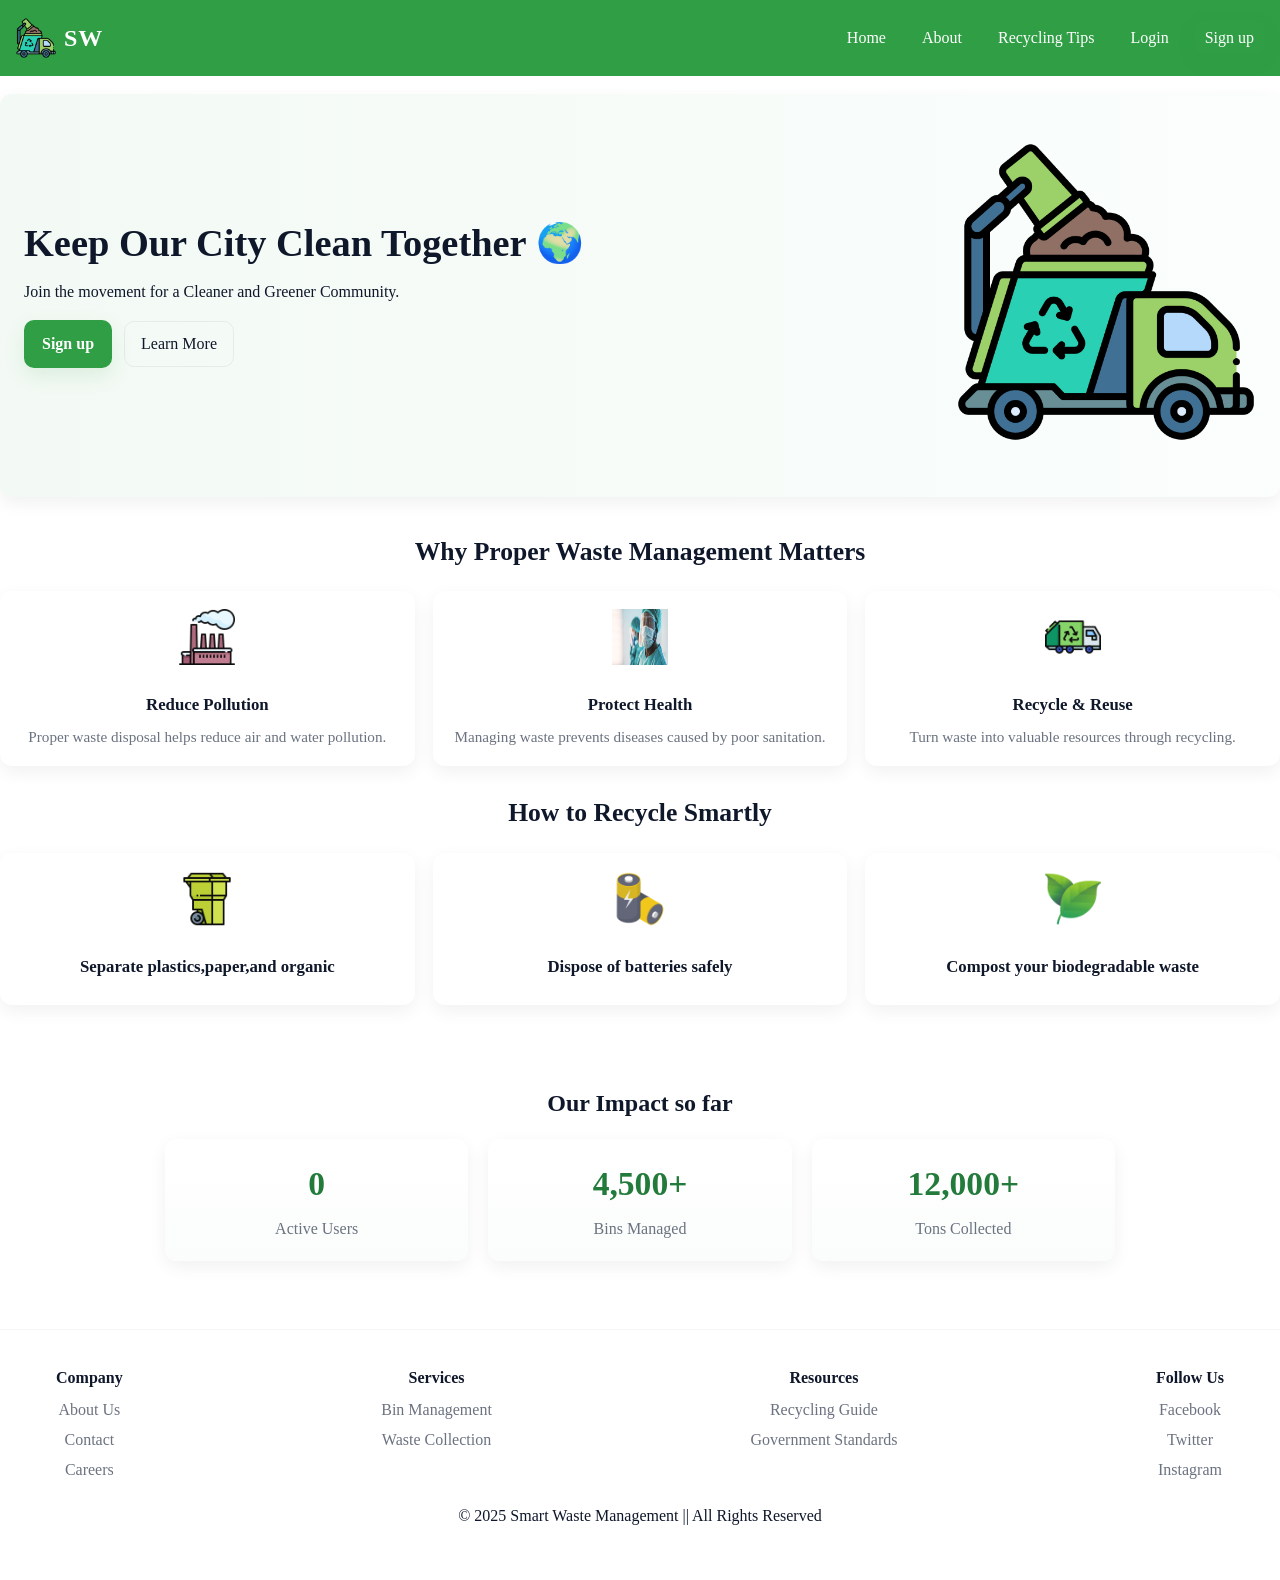
<file: index.html>
<!DOCTYPE html>
<html lang="en">
<head>
    <meta charset="UTF-8">
    <meta name="viewport" content="width=device-width, initial-scale=1.0">
    <title>Smart Waste Management System</title>
    <link rel="stylesheet" href="style.css">
    <script defer src="script.js"></script>
</head>
<body>
    <script>
        function toggleMenu(){
            const navLinks = document.querySelector('.nav-links');
            navLinks.classList.toggle('active');
        }
    </script>
    <!--navigation bar-->
    <header class="navbar">
        <div class="logo">
            <img src="images/recycle-truck.png" alt="smartwaste logo">
            <span>SW</span>
        </div>
        <button class="menu-toggle" aria-label="Toggle menu" onclick="toggleMenu()">☰</button>
        <nav  class="nav-links">
            <ul>
                <li><a href="#">Home</a></li>
                <li><a href="about.html">About</a></li>
                <li><a href="#">Recycling Tips</a></li>
                <li><a href="login.html">Login</a></li>
                <li><a href="signup.html" class="signup-btn">Sign up</a></li>
            </ul>
        </nav>
    </header>

    <!--Hero section-->
    <section class="hero">
        <div class="hero-text">
            <h1>Keep Our City Clean Together 🌍</h1>
            <p>Join the movement for a Cleaner and Greener Community.</p>
            <div class="buttons">
                <a href="signup.html" class="btn-primary">Sign up</a>
                <a href="about.html" class="btn-secondary">Learn More</a>
            </div>
        </div>
        <div class="hero-image">
            <img src="images/recycle-truck.png" alt="Recycling Truck">
        </div>
    </section>

    <!--Recycling Info Section-->
    <section class="info">
        <h2>Why Proper Waste Management Matters</h2>
        <div class="cards">
            <div class="card">
                <img src="images/factory.png" alt="pollution">
                <h3>Reduce Pollution</h3>
                <p>Proper waste disposal helps reduce air and water pollution.</p>
            </div>
            <div class="card">
                <img src="images/health.png" alt="Health">
                <h3>Protect Health</h3>
                <p>Managing waste prevents diseases caused by poor sanitation.</p>
             </div>
             <div class="card">
                <img src="images/garbage-truck.png" alt="Recycling">
                <h3>Recycle & Reuse</h3>
                <p>Turn waste into valuable resources through recycling.</p>
             </div>
            </div>
    </section>
    <section class="info">
        <h2>How to Recycle Smartly</h2>
        <div class="cards">
            <div class="card">
                <img src="images/recycle-bin.png" alt="Recycle Bin Icon">
                <h3>Separate plastics,paper,and organic</h3>
                <p></p>
            </div>
            <div class="card">
                <img src="images/battery-status.png" alt="Battery Icon">
                <h3>Dispose of batteries safely</h3>
            </div>
            <div class="card">
                <img src="images/leaf.png" alt="Compost Icon">
                <h3>Compost your biodegradable waste</h3>
            </div>
        </div>
    </section>

    <!--Stats Section-->
    <section class="stats">
        <h2>Our Impact so far</h2>
        <div class="stats-grid">
            <div class="stat"><span id="users">2,300+</span><p>Active Users</p></div>
            <div class="stat"><span id="bins">4,500+</span><p>Bins Managed</p></div>
            <div class="stat"><span id="waste">12,000+</span><p>Tons Collected</p></div>
        </div>
    </section>

    <!--footer-->
    <footer>
        <div class="footer-columns">
            <div>
                <h4>Company</h4>
                <p>About Us</p>
                <p>Contact</p>
                <p>Careers</p>
            </div>
            <div>
             <h4>Services</h4>
             <p>Bin Management</p>
             <p>Waste Collection</p>
        </div>
        <div>
            <h4>Resources</h4>
            <p>Recycling Guide</p>
            <p>Government Standards</p>
        </div>
        <div>
            <h4>Follow Us</h4>
            <p>Facebook</p>
            <p>Twitter</p>
            <p>Instagram</p>
        </div>
        </div>
        <p class="Footer-bottom"> © 2025 Smart Waste Management || All Rights Reserved</p>
    </footer>
</body>
</html>
</file>
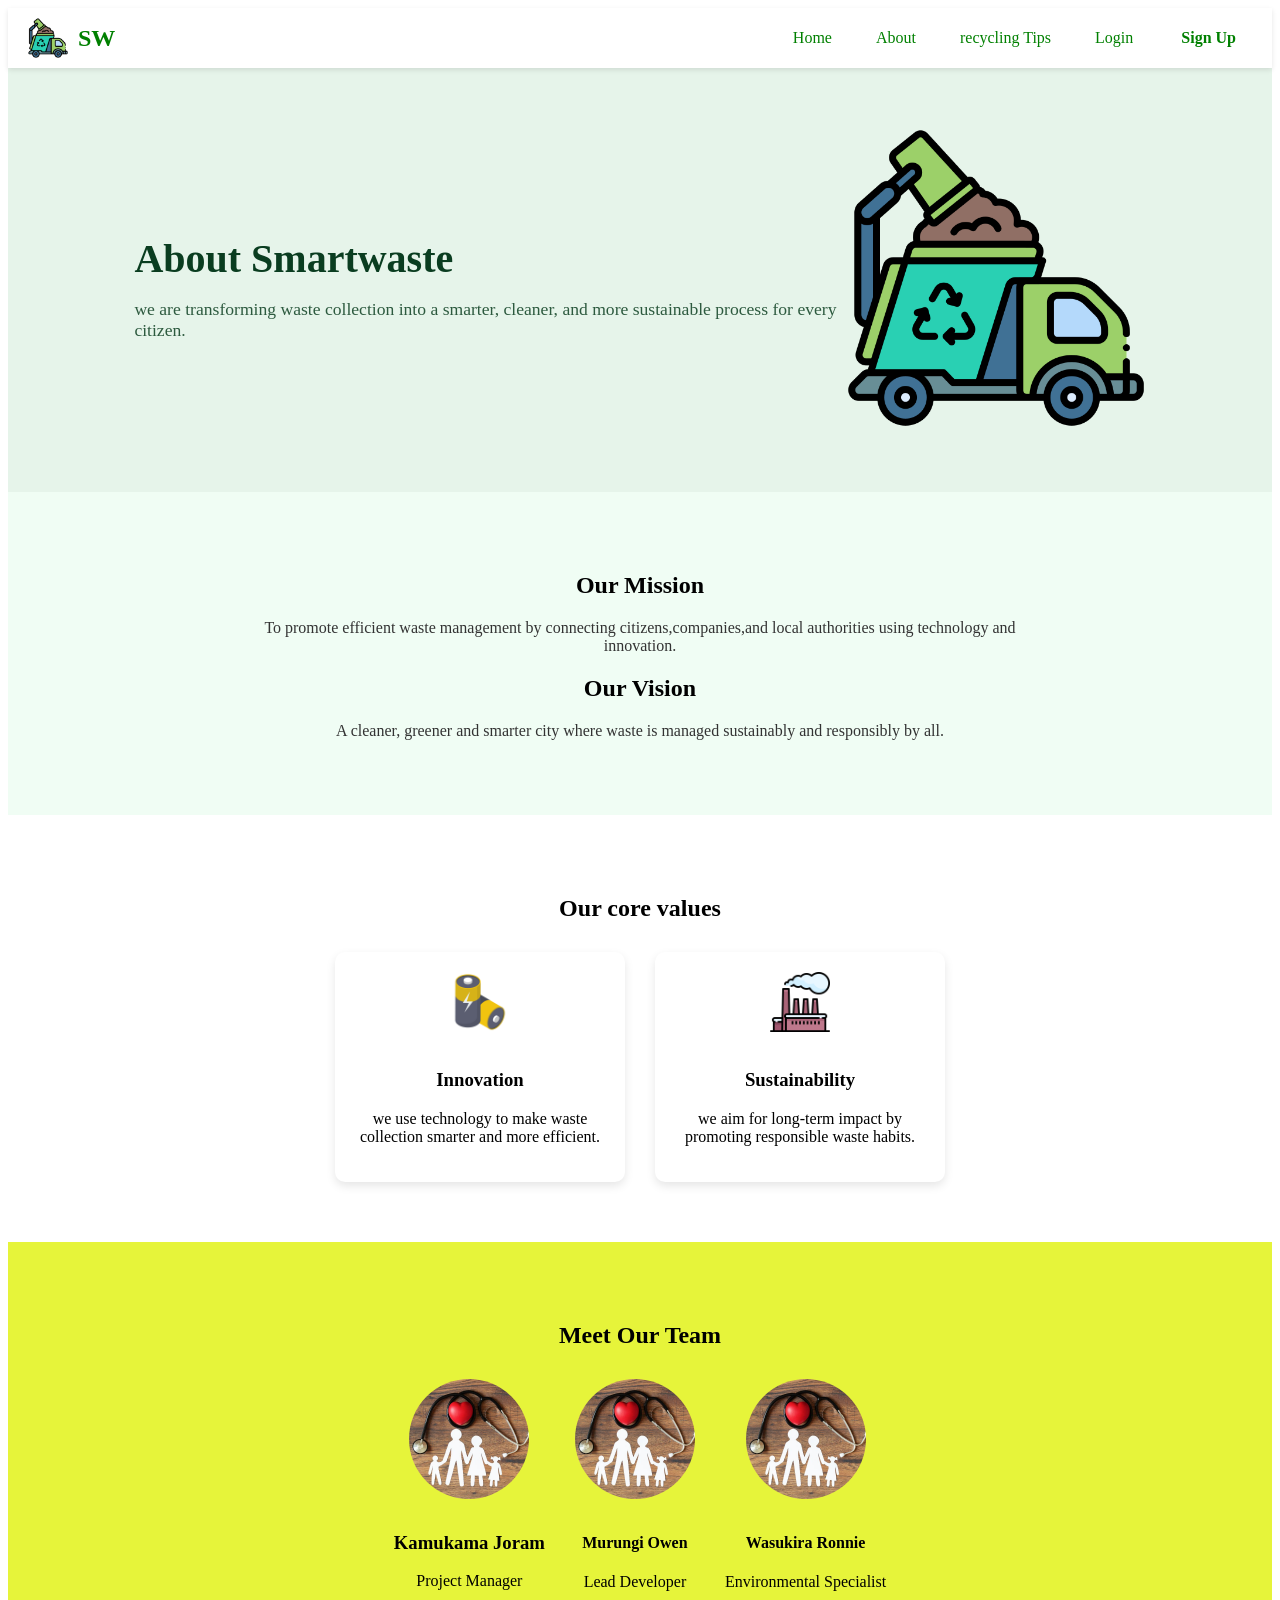
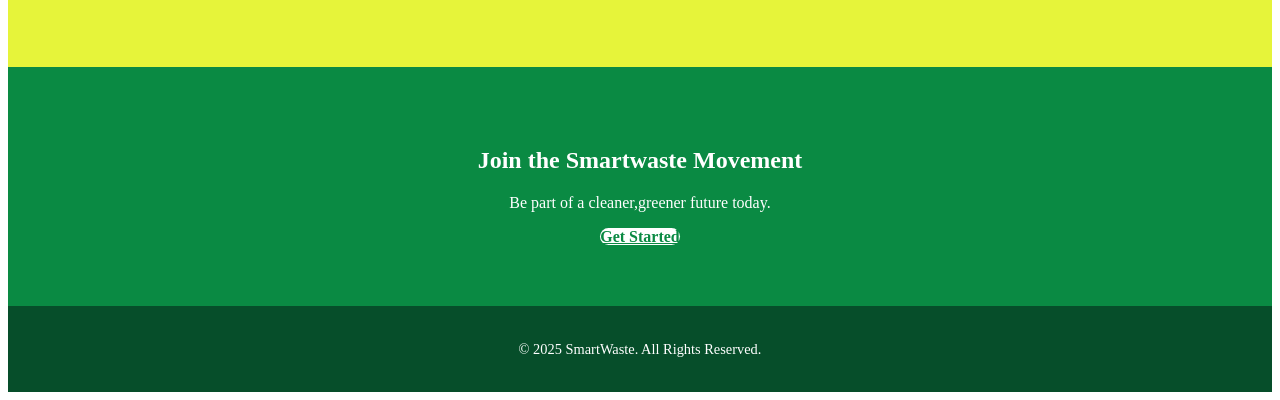
<file: about.html>
<!DOCTYPE html>
<html lang="en">
<head>
    <meta charset="UTF-8">
    <meta name="viewport" content="width=device-width, initial-scale=1.0">
    <title>About Us</title>
    <link rel="stylesheet" href="about.css"/>
</head>
<body>
    <!---top navigation-->
    <header class="topbar">
        <div class="logo">
            <img src="images/recycle-truck.png" alt="Smartwaste Logo">
            <span>SW</span>
        </div>
        <button class="menu-toggle" onclick="toggleMenu()">☰</button>
        <nav class="nav-links">
            <a href="index.html">Home</a>
            <a href="about.html" class="active">About</a>
            <a href="recycling.html">recycling Tips</a>
            <a href="login.html">Login</a>
            <a href="signup.html" class="btn-primary" >Sign Up</a>
        </nav>
    </header>

    <!--about hero section-->
    <section class="about-hero">
        <div class="about-text fade-in">
            <h1>About Smartwaste</h1>
            <p>
                we are transforming waste collection into a smarter, cleaner, and more sustainable process for every citizen.
            </p>
        </div>
        <div class="about-image fade-in">
            <img src="images/recycle-truck.png" alt="recycling illustration">
        </div>
    </section>

    <!--mission and vision-->
    <section class="mission reveal">
        <h2>Our Mission</h2>
        <p>
            To promote efficient waste management by connecting citizens,companies,and local authorities using technology and innovation.
        </p>
        <h2>Our Vision</h2>
        <p>
            A cleaner, greener and smarter city where waste is managed sustainably and responsibly by all.
        </p>
    </section>

    <!---our values-->
    <section class="values reveal">
        <h2>Our core values</h2>
        <div class="values-grid">
            <div class="value-card">
                <img src="images/battery-status.png" alt="Innovation icon">
                <h3>Innovation</h3>
                <p>we use technology to make waste collection smarter and more efficient.</p>
            </div>

            <div class="value-card">
                <img src="images/factory.png" alt="Sustainability icon">
                <h3>Sustainability</h3>
                <p>we aim for long-term impact by promoting responsible waste habits.</p>
            </div>
        </div>
    </section>

    <!--team section-->
    <section class="team reveal">
        <h2>Meet Our Team</h2>
        <div class="team-grid">
            <div class="team-member">
                <img src="images/health.jpg" alt="Team Member 1">
                <h3>Kamukama Joram</h3>
                <p>Project Manager</p>
            </div>

            <div class="team-member">

                <img src="images/health.jpg" alt="Team Member 2">
                <h4>Murungi Owen</h4>
                <p>Lead  Developer</p>
            </div>

            <div class="team-member">
                <img src="images/health.jpg" alt="team member 3">
                <h4>Wasukira Ronnie</h4>
                <p>Environmental Specialist</p>
            </div>
        </div>
    </section>

    <!--contact cta-->
    <section class="contact-cta fade-in">
        <h2>Join the Smartwaste Movement</h2>
        <p>Be part of a cleaner,greener future today.</p>
        <a href="signup.html" class="btn-primary">Get Started</a>
    </section>

    <footer>
        <p>© 2025 SmartWaste. All Rights Reserved.</p>
    </footer>
    <script>
        function toggleMenu(){
            const navLinks = document.querySelector('.nav-links');
            navLinks.classList.toggle('active');
        }
    </script>
</body>
</html>
</file>
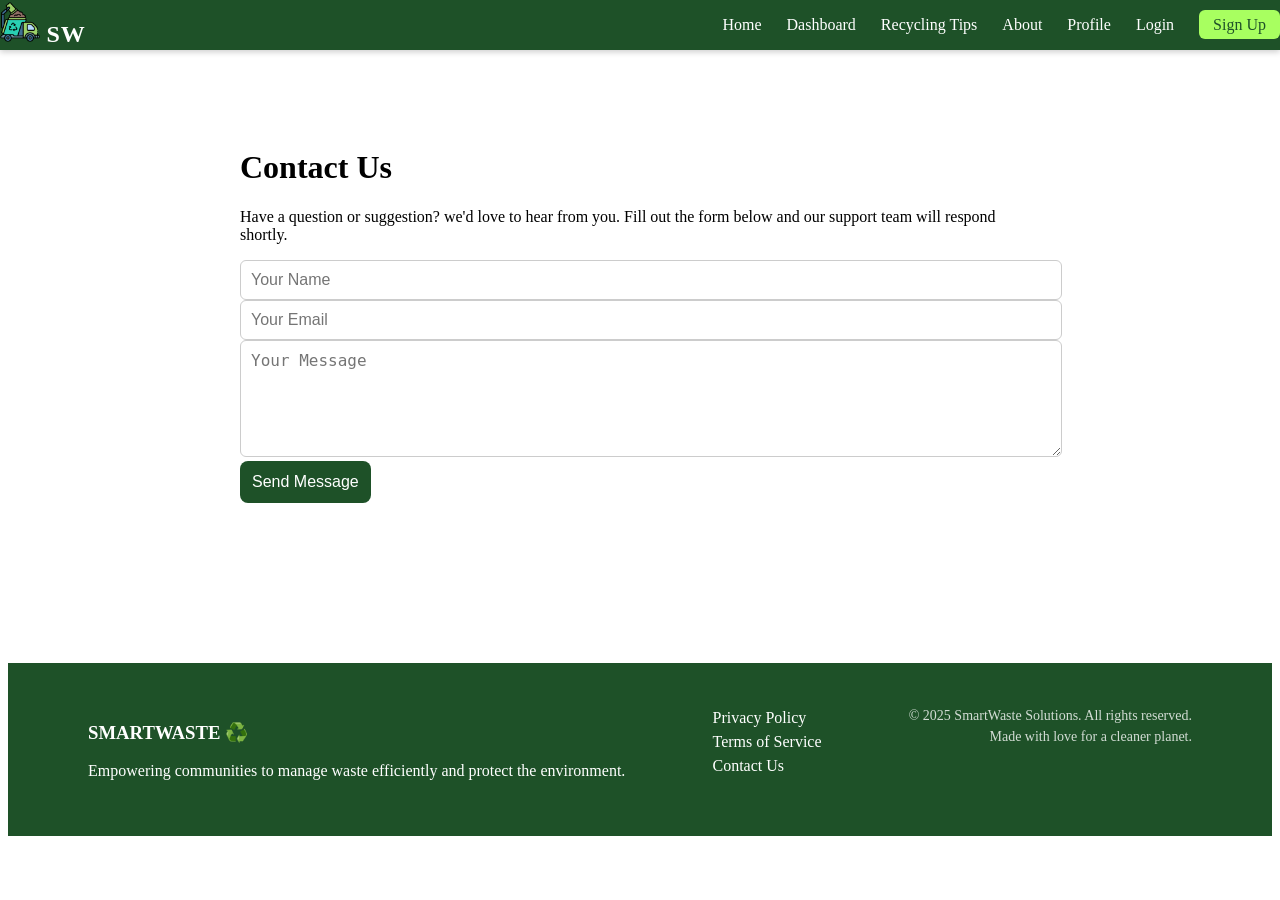
<file: contact.html>
<!DOCTYPE html>
<html lang="en">
<head>
    <meta charset="UTF-8">
    <meta name="viewport" content="width=device-width, initial-scale=1.0">
    <title>Contact Us</title>
    <link rel="stylesheet" href="navigation.css">
    <link rel="stylesheet" href="footer.css">
    <style>
        .contact-section{
            padding: 120px 40px 80px;
            max-width: 800px;
            margin: auto;
        }
        h1{
            display: flex;
            flex-direction: column;
            gap: 15px;
        }
        input,textarea{
            padding: 10px;
            border: 1px solid #ccc;
            border-radius: 6px;
            font-size: 16px;
            width: 100%;
        }
        button{
            background-color: #1e5128;
            color: white;
            border: none;
            padding: 12px;
            font-size: 16px;
            border-radius: 8px;
            cursor: pointer;
            transition: 0.3s;
        }
        button:hover{
            background-color: #2a703b;
        }
    </style>
</head>
<body>
    <div id="navbar"></div>
    <div class="contact-section">
        <h1>Contact Us</h1>
        <p>Have a question or suggestion? we'd love to hear from you. Fill out the 
            form below and our support team will respond shortly.
        </p>
        <form id="contactForm">
            <input type="text" placeholder="Your Name"  required>
            <input type="email" placeholder="Your Email" required>
            <textarea rows="5" placeholder="Your Message"  required></textarea>
            <button  type="submit">Send Message</button>
        </form>
    </div>
    <div id="footer"></div>
    <script src="navigation.js"></script>
    <script src="footer.js"></script>
    
</body>
</html>
</file>
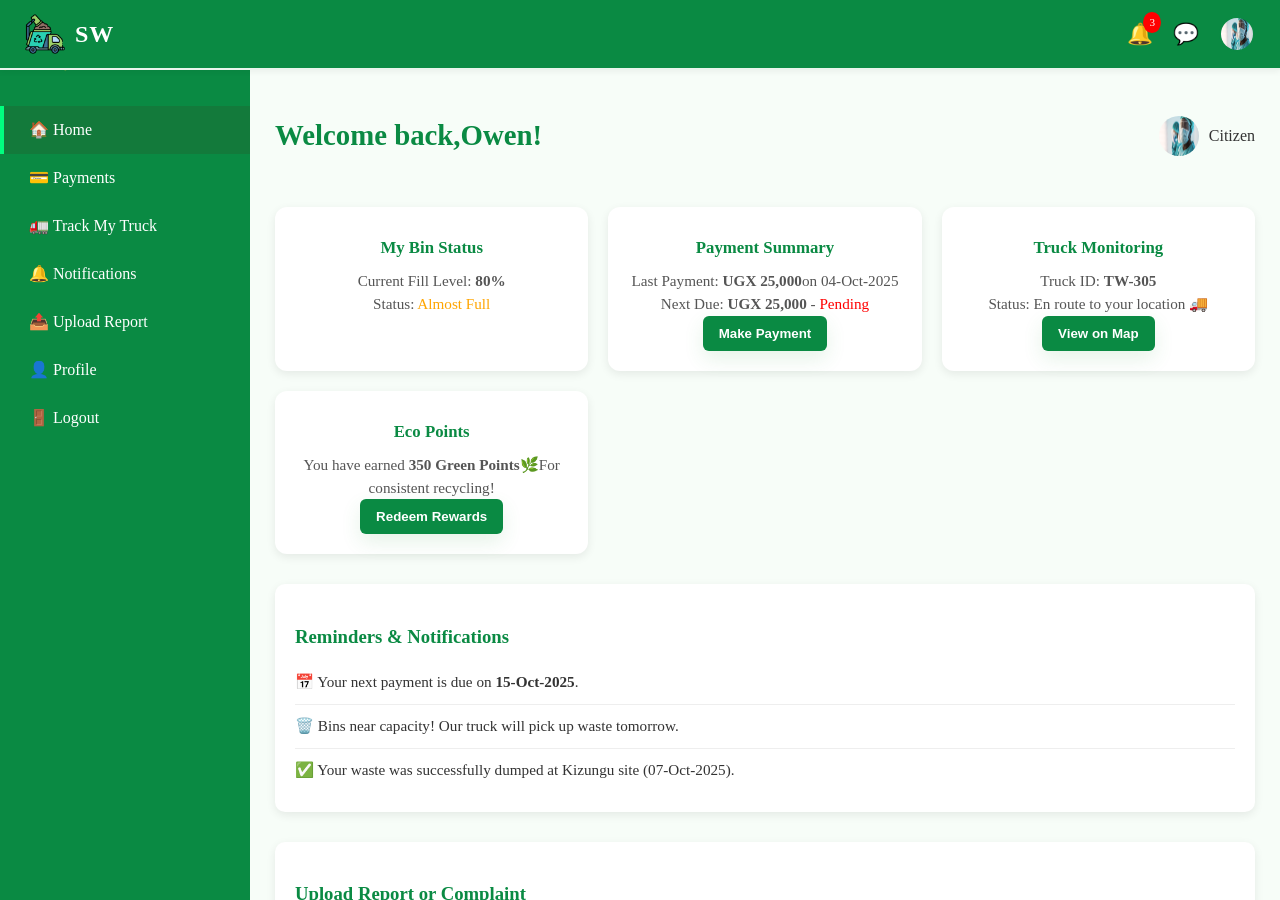
<file: dashboard.html>
<!DOCTYPE html>
<html lang="en">
<head>
    <meta charset="UTF-8">
    <meta name="viewport" content="width=device-width, initial-scale=1.0">
    <title>Citizen Dashboard | Smart Waste</title>
    <link rel="stylesheet" href="style.css">
    
    <style>
        body{
            background-color: #f7fdf8;
            color: #333;
            display: flex;
            min-height: calc(100vh-70px);
            margin: 0;
        }
        /*siderbar*/
        .sidebar{
            width: 250px;
            background: #0a8a43;
            color: white;
            display: flex;
            flex-direction: column;
            padding: 20px 0;
        }
        .sidebar h2{
            text-align: center;
            font-weight: 600;
            margin-bottom: 30px;
        }
        .sidebar a{
            color: white;
            text-decoration: none;
            display: block;
            padding: 12px 25px;
            border-left: 4px solid transparent;
            transition: 0.3s;
        }
        .sidebar a:hover,
        .sidebar a.active{
            background:#137a3b;
            border-left: 4px solid #00ff7f;
        }
        /*main content*/
        .main{
            flex: 1;
            padding: 25px;
            overflow-y:auto;
            margin-top: 70px;
        }
        /*top bar*/
        .topbar {
            display: flex;
            align-items: center;
            justify-content: space-between;
            padding: 12px 25px;
            background: #0a8a43;
            border-bottom: 2px solid #e9f4ec;
            box-shadow: 0 2px 6px rgb(0,0,0,0.05);
            position: sticky;
            top: 0;
            left: 0;
            z-index: 200;
            position: fixed;
            width: 100%;
            height: 70px;
        }
        .topbar .logo{
            font-size: 1.4rem;
            color:rgb(58, 43, 43);
            font-weight: bold;
            display: flex;
            align-items: center;
            gap: 10px;
        }
        .topbar .logo img{
            width: auto;
            height: 40px;
        }
        .topbar .logo span {
         font-size: 1.5rem;
         font-weight: bold;
         text-transform: capitalize;
         color:white;
        }
        .topbar-right{
            display: flex;
            align-items: center;
            gap: 20px;
        }
        .topbar-right .icon{
            font-size: 1.3rem;
            cursor: pointer;
            position: relative;
        }
        .topbar-right .icon span{
            position: absolute;
            top: -6px;
            right: -8px;
            background: red;
            color: white;
            border-radius: 50%;
            font-size: 0.7rem;
            padding: 2px 6px;
        }
        .topbar-right img{
            width: 36px;
            height: 36px;
            border-radius: 50%;
            border: 2px solid #0a8a43;
        }
        /*map section*/
        .map-section {
            margin-top: 30px;
            background: white;
            border-radius: 10px;
            padding: 20px;
            box-shadow: 0 3px 10px rgb(0,0,0,0.08);
        }
        .map-section iframe{
            width: 100%;
            height: 400px;
            border: none;
            border-radius: 10px;
        }
        .header {
            display: flex;
            justify-content: space-between;
            align-items: center;
            margin-bottom: 30px;
        }
        .header h1{
            color: #0a8a43;
            font-size: 1.8rem;
        }
        .user-info{
            display: flex;
            align-items: center;
            gap: 10px;
        }
        .user-info img{
            width: 40px;
            height: 40px;
            border-radius: 50%;
        }
        .card-grid{
            display: grid;
            grid-template-columns: repeat(auto-fit,minmax(260px,1fr));
            gap: 20px;
        }
        .card{
            background: white;
            border-radius: 12px;
            box-shadow: 0 3px 10px rgba(0,0,0,0.08);
            padding: 20px;
            transition: transform 0.2s;
        }
        .card:hover{
            transform: translateY(-5px);
        }
        .card h3{
            color: #0a8a43;
            margin-bottom: 10px;
        }
        .card p{
            font-size: 0.95rem;
            color: #555;
        }
        .btn-primary{
            background: #0a8a43;
            color: white;
            padding: 10px 16px;
            border-radius: 6px;
            border: none;
            cursor: pointer;
            transition: background 0.3s;
        }
        .btn-primary:hover{
            background: #046e32;
        }
        /*notification and reports*/
        .notifications,.reports{
            background: white;
            margin-top: 30px;
            border-radius: 10px;
            padding:20px;
            box-shadow: 0 3px 10px rgb(0,0,0,0.08);
        }
        .notifications h3,.reports h3{
            color: #0a8a43;
            margin-bottom: 10px;
        }
        .notification-item{
            padding: 10px 0;
            border-bottom: 1px solid #eee;
        }
        .notification-item:last-child{
            border-bottom: none;
        }
        .notification-item p{
            margin: 0;
            font-size: 0.95em;
        }
        /*file upload*/
        .file-upload{
            display: flex;
            flex-direction: column;
            gap: 10px;
            margin-top: 10px;
        }
        .file-upload input[typle=file]{
            padding: 6px;
            border: 1px solid #ddd;
            border-radius: 5px;
        }
        footer{
            text-align: center;
            padding: 20px;
            margin-top: 40px;
            color: #888;
        }

        .menu-toggle{
            display: none;
            font-size: 1.5rem;
            color: white;
            background: none;
            cursor: pointer;
            border: none;
            margin-right: 10px;
        }
        .left-section{
            display: flex;
            align-items: center;
            gap: 10px;
        }
        /*tablet & mobile styles*/
        @media (max-width:900px) {
           /* .menu-toggle{
             display: block;
            }
            .sidebar{
                display: none;
                position: fixed;
                top: 70px;
                left: -260px;
                width: 250px;
                height: calc(100vh-70px);
                background: rgba(0,0,0,0.5);;
                transition: left0.3s ease-in-out;
                z-index: 999;
                box-shadow: 0 4px 6px rgba(0,0,0,0.1);
                padding: 10px 0;
            }*/
           /* .sider.active{
                left: 0;
                display: flex;
            }*/
            .topbar-right{
                gap: 10px;
            }
            .topbar-right img{
                width: 32px;
                height: 32px;
            }
            .card-grid{
                grid-template-columns: repeat(auto-fit,minmax(200px,1fr));
            }
        }
        /*on smaller phones*/
        @media (max-width:600px) {
        .topbar-right.icon{
            display: none;
        }
        .topbar-right img{
            width: 28px;
            height: 28px;
        }
        .topbar.logo span{
            font-size: 1rem;
        }
        .topbar{
            flex-wrap: wrap;
        }
        .sidebar{
            width: 200px;
            display: none;
            position: fixed;
            top: 70px;
            left: -260px;
            height: calc(100vh-70px);
            background:rgba(0,0,0,0.5);
            color: white;
            flex-direction: column;
            padding: 10px 0;
            transition: left 0.3s ease-in-out;
            z-index: 150s;
             box-shadow: 0 4px 6px rgba(0,0,0,0.1);
        }
            .sidebar.active{
                display: flex;
                left: 0;
             }
             .sidebar a{
                color: white;
                text-decoration: none;
                display: block;
                padding: 12px 25px;
                border-left: 4px solid transparent;
                transition: 0.3s;
             }
             .sidebar a:hover,
             .sidebar a.active{
                background:#137a3b;
                border-left: 4px  solid #00ff7f;
             }
        .card{
            padding: 15px;
        }
        .menu-toggle{
        display: block;
        margin-left: auto;
    }
    }
    /*dark mode*/
    body.dark-mode{
        color: #f1f5f9;
        background: #0f172a;
    }
    body.dark-mode.sidebar{
        background: #14532d;
    }
    body.dark-mode.card{
        background: #1e293b;
        color: #e2e8f0;
    }
    body.dark-mode.topbar{
        background: #065f46;
    }
    body.dark-mode a{
        color: #a7f3d0;
    }

    </style>
  
</head>
<body>
    <!--top bar-->
        <header class="topbar">
            <div class="left-section">

            <div class="logo">
                <img src="images/recycle-truck.png" alt="smartwaste logo">
               <span>SW</span>
            </div>
        </div>
            <div class="topbar-right">
                <div class="icon" title="Notifications">🔔<span>3</span></div>
                <div class="icon" title="Messages">💬</div>
                <img src="images/user.png" alt="User profile">
                <button class="menu-toggle"
                    onclick="toggleSidebar()">☰</button>
            </div>
        </header>
    
    <script>
        function scrollToMap(){
            const mapSection = document.querySelector('.map-section');
            mapSection.scrollIntoView({behavior:'smooth'});
        }
        function toggleSidebar(){
            const sidebar = document.querySelector('.sidebar');
            if(sidebar){
                sidebar.classList.toggle('active');
            }
        }

        document.addEventListener('click',function(e){
            const sidebar = document.querySelector('.sidebar');
            const toggle = document.querySelector('.menu-toggle');
            if(sidebar && sidebar.classList.contains('active')){
                if(!sidebar.contains(e.target)&&!toggle.contains(e.target)){
                    sidebar.classList.remove('active');
                }
            }
        });
        function toggleDarkMode(){
            document.body.classList.toggle('dark-mode');
            const mode = 
            document.body.classList.contains('dark-mode')?'dark':'light';
            localStorage.setItem('theme',mode);
        }

        window.addEventListener('load',()=>{
            const savedTheme = localStorage.getItem('theme');
            if(savedTheme=='dark'){
                document.body.classList.add('dark-mode');
            }
        });

    </script>

    <!--sidebar-->
    <aside class="sidebar">
        <h2>♻️SmartWaste</h2>
        <a href="#" class="active">🏠 Home</a>
        <a href="#">💳 Payments</a>
        <a href="#">🚛 Track My Truck</a>
        <a href="#">🔔 Notifications</a>
        <a href="#">📤 Upload Report</a>
        <a href="#">👤 Profile</a>
        <a href="logout.php">🚪 Logout</a>
    </aside>

    <!--main dashboard-->
    <main class="main">
        

        <div class="header">
            <h1>Welcome back,<span id="userName">Owen</span>!</h1>
            <div class="user-info">
                <img src="images/health.png" alt="User Avatar">
                <span>Citizen</span>
            </div>
        </div>

        <!--dashboard cards-->
        <div class="card-grid">
            <div class="card">
                <h3>My Bin Status</h3>
                <p>Current Fill Level: <strong>80%</strong></p>
                <p>Status: <span style="color: orange;">Almost Full</span></p>
            </div>

            <div class="card">
                <h3>Payment Summary</h3>
                <p>Last Payment: <strong>UGX 25,000</strong>on 04-Oct-2025</p>
                <p>Next Due: <strong>UGX 25,000</strong> - <span style="color: red;">Pending</span></p>
                <button class="btn-primary">Make Payment</button>
            </div>

            <div class="card">
                <h3>Truck Monitoring</h3>
                <p>Truck ID: <strong>TW-305</strong></p>
                <p>Status: En route to your location 🚚</p>
                <button class="btn-primary" onclick="scrollToMap()">View on Map</button>
            </div>

            <div class="card">
                <h3>Eco Points</h3>
                <p>You have earned <strong>350 Green Points</strong>🌿For consistent recycling!</p>
                <button class="btn-primary">Redeem Rewards</button>
            </div>
            </div>

            <!--notifications section-->
            <div class="notifications">
                <h3>Reminders & Notifications</h3>
                <div class="notification-item">
                    <p>📅 Your next payment is due on <strong>15-Oct-2025</strong>.</p>
                </div>
                <div class="notification-item">
                    <p>🗑️ Bins near capacity! Our truck will pick up waste tomorrow.</p>
                </div>
                <div class="notification-item">
                    <p>✅ Your waste was successfully dumped at Kizungu site (07-Oct-2025).</p>
                </div>
            </div>

            <!--report upload section-->
            <div class="reports">
                <h3>Upload Report or Complaint</h3>
                <p>If you have any issues or want to share a photo of waste overflow , upload below:</p>
                <form class="file-upload" action="upload_report.php" method="POST" enctype="multipart/form-data">
                    <input type="file" name="reportFile" accept="image/*,.pdf">
                    <textarea name="description" placeholder="Write a short description..." rows="3"></textarea>
                    <button type="submit" class="btn-primary">Uplaod Report</button>
                </form>
            </div>
            <!--gps map section-->
            <div class="map-section">
                <h3>Truck GPS Location</h3>
                <p>Monitor your assigned truck as it approaches or delivers to the dump site.</p>
                <!--sample embedded map-->
                <iframe src="https://www.google.com/maps/embed?pb=!1m18!1m12!1m3!1d7978.676933363718!2d30.655!3d-0.611!2m3!1f0!2f0!3f0!3m2!1i1024!2i768!4f13.1!3m3!1m2!1s0x177dc7495d2d6b79%3A0x37d4aab8f987e0c!2sMbarara%20City!5e0!3m2!1sen!2sug!4v1697312885739!5m2!1sen!2sug" 
                frameborder=""
                loading = "lazy">
            </iframe>
            </div>

        <footer>
           © 2025 Smart Waste Management | All Rights Reserved. 
        </footer>
    </main>
    
</body>
</html>
</file>
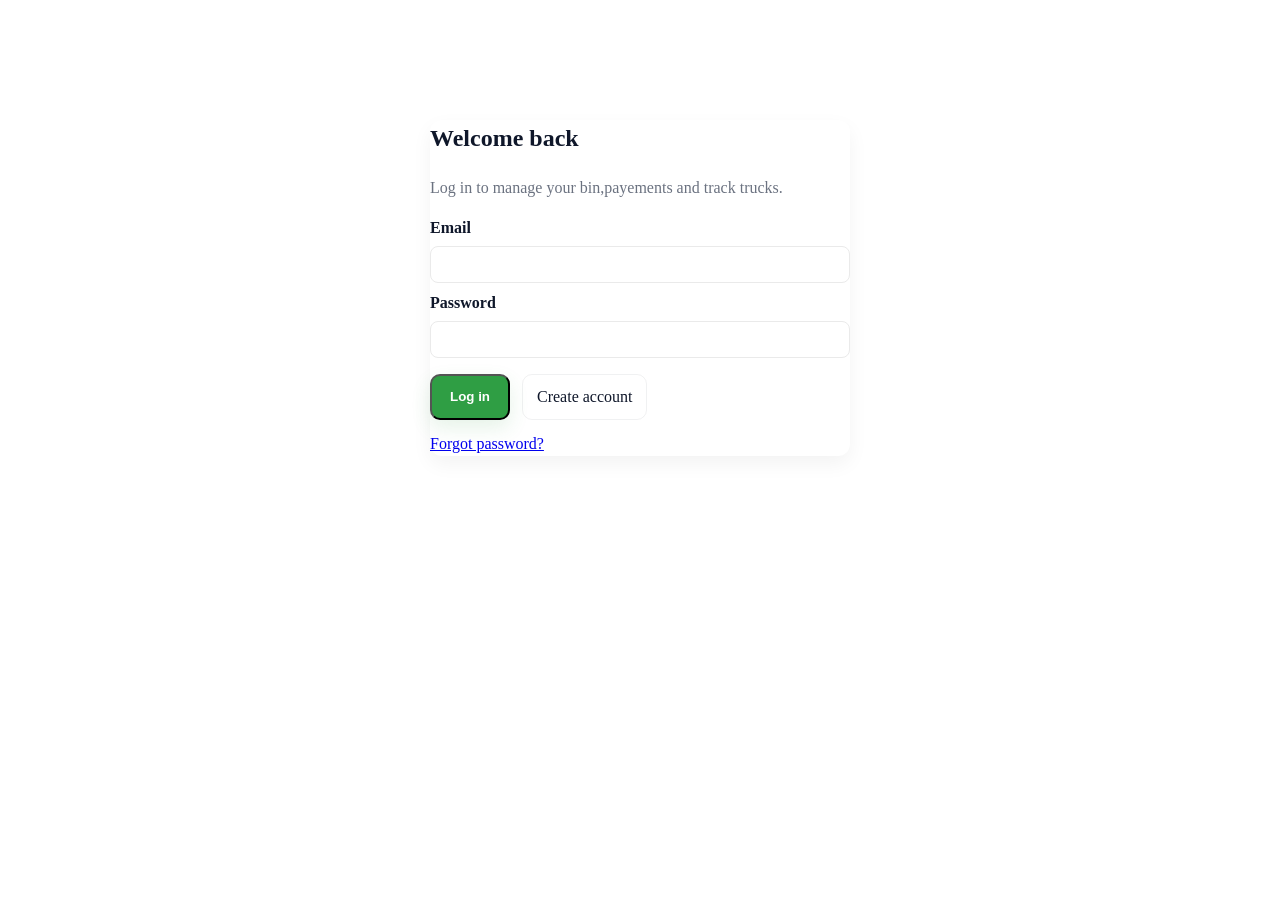
<file: login.html>
<!DOCTYPE html>
<html lang="en">
<head>
    <meta charset="UTF-8">
    <meta name="viewport" content="width=device-width, initial-scale=1.0">
    <title>Login - Smart Waste</title>
    <link rel="stylesheet" href="style.css">
    <style>
        .auth-card{ max-width: 420px;margin: 80px auto;background: #fff;padding: 24ox; border-radius: 12px;box-shadow: 0 8px 20px rgba(0,0,0,0.05);}
        label{display: block;margin: 8px 0 6px;font-weight: 600;}
        input{width: 100%;padding: 10px 12px;border-radius: 8px;border: 1px solid #eaeaea;}
        .actions{display: flex;gap: 12px;margin-top: 16px;}
        .note{color: #6b7280;margin-top: 8px;}
    </style>
</head>
<body>
    <div class="container">
        <div class="auth-card">
            <h2>Welcome back</h2>
            <p class="note">Log in to manage your bin,payements and track trucks.</p>

            <form id="loginForm" action="login.php" method="post" autocomplete="off">
                <label for="email">Email</label>
                <input id="email" name="email" type="email" required>

                <label for="password">Password</label>
                <input id="password" name="password" type="password" required>

                <div class="actions">
                    <button type="submit" class="btn-primary">Log in</button>
                    <a href="signup.html" class="btn-secondary" style="align-self: center; padding: 10px 14px;">Create account</a>

                </div>
            </form>
            
            <div style="margin-top: 12px;">
                <a href="#">Forgot password?</a>
            </div>
            
            <div id="msg" style="margin-top: 12px;color: #c53030;"></div>
        </div>

    </div>
    
</body>
</html>
</file>
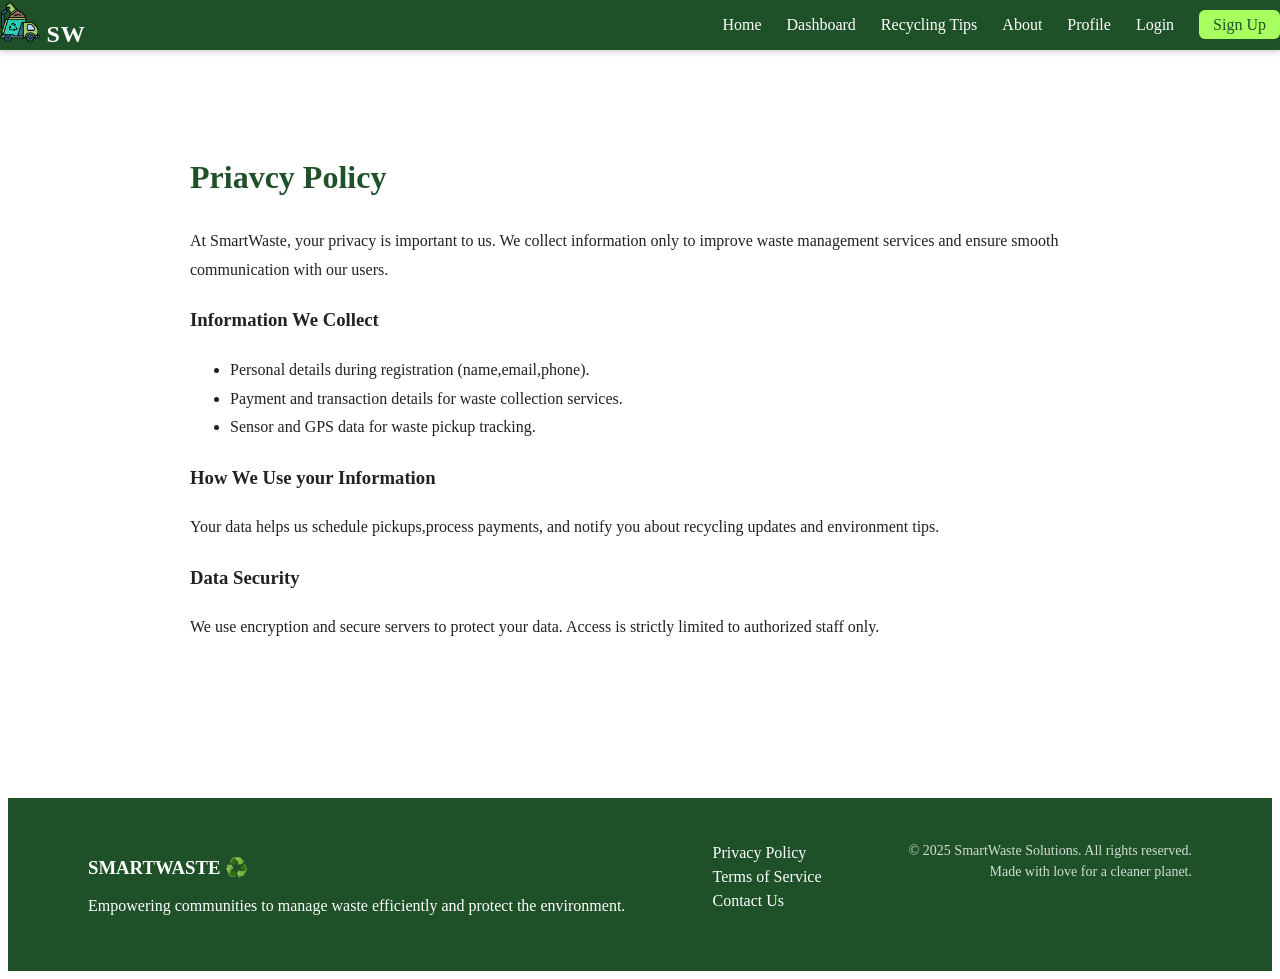
<file: privacy.html>
<!DOCTYPE html>
<html lang="en">
<head>
    <meta charset="UTF-8">
    <meta name="viewport" content="width=device-width, initial-scale=1.0">
    <title>Privacy Policy</title>
    <link rel="stylesheet" href="navigation.css">
    <link rel="stylesheet" href="footer.css">
    <style>
        .content{
            padding: 120px 60px 60px;
            line-height: 1.8;
            color: #222;
            max-width: 900px;
            margin: auto;
        }
        h1{
            color: #1e5128;
            margin-bottom: 20px;
        }
    </style>
</head>
<body>

    <div class="navbar"></div>
    <div class="content">
        <h1>Priavcy Policy</h1>
        <p>At SmartWaste, your privacy is important to us.
            We collect information only to improve waste management
             services and ensure smooth communication with 
             our users.</p>
             <h3>Information We Collect</h3>
             <ul>
                <li>Personal details during registration (name,email,phone).</li>
                <li>Payment and transaction details for waste collection services.</li>
                <li>Sensor and GPS data for waste pickup tracking.</li>
             </ul>
             <h3>How We Use your Information</h3>
             <p>Your data helps us schedule pickups,process payments, and notify you about
                recycling updates and environment tips.
             </p>
             <h3>Data Security</h3>
             <p>We use encryption and secure servers to protect your data. Access is strictly limited to authorized staff only.</p>

    </div>
    <div id="footer"></div>
    <script src="navigation.js"></script>
    <script src="footer.js"></script>
</body>
</html>
</file>
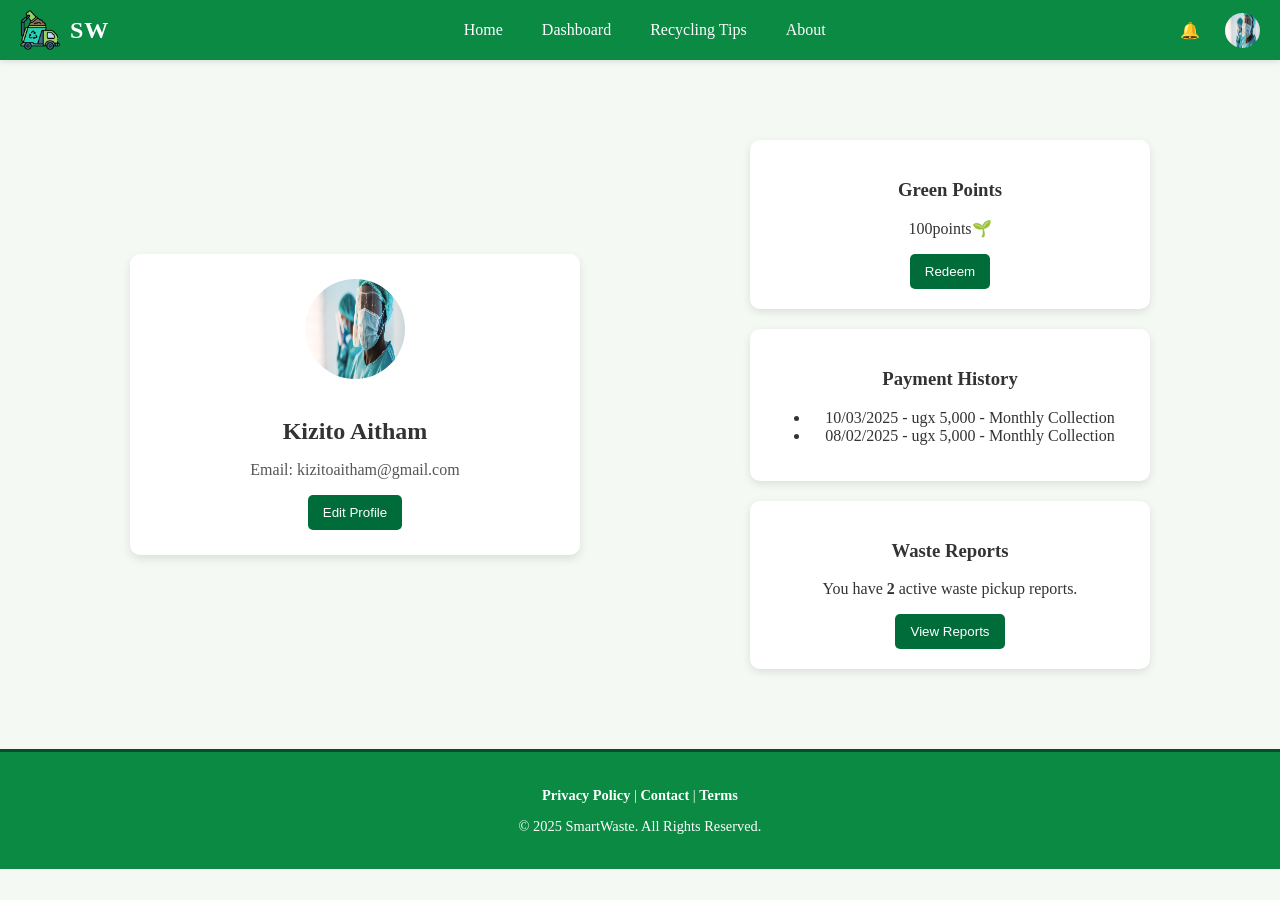
<file: profile.html>
<!DOCTYPE html>
<html lang="en">
<head>
    <meta charset="UTF-8">
    <meta name="viewport" content="width=device-width, initial-scale=1.0">
    <title>Citizen Profile</title>
    <link rel="stylesheet" href="profile.css">
   
</head>
<body>
     <script src="profile.js" defer></script>
     
    <header class="top-bar">
        <div class="logo">
            <img src="images/recycle-truck.png" alt="smart waste logo">
            <span>SW</span>
        </div>
        <nav class="nav-links">
            <a href="index.html">Home</a>
            <a href="dashboard.html">Dashboard</a>
            <a href="recycling-tips.html">Recycling Tips</a>
            <a href="about.html">About</a>
        </nav>
        <div class="profile-icons">
            <span class="notifications">🔔</span>
            <img src="images/user.png" alt="Profile" class="avatar">
            
        </div>
        <button class="menu-toggle" onclick="toggleMenu()">☰</button>
    
    </header>

    <section class="profile-container">
        <div class="profile-card">
            <img src="images/user.png" alt="User Avatar" class="profile-pic">
            <h2 id="userName">Kizito Aitham</h2>
            <p>Email: kizitoaitham@gmail.com</p>
            <button id="editProfileBtn">Edit Profile</button>
        </div>

        <div class="info-sections">
            <div class="card">
                <h3>Green Points</h3>
                <p><span id="greenPoints">100</span>points🌱</p>
                <button>Redeem</button>
            </div>

            <div class="card">
                <h3>Payment History</h3>
                <ul id="paymentList">
                    <li>10/03/2025 - ugx 5,000 - Monthly Collection</li>
                    <li>08/02/2025 - ugx 5,000 - Monthly Collection</li>
                </ul>
            </div>

            <div class="card">
                <h3>Waste Reports</h3>
                <p>You have <strong>2</strong> active waste pickup reports.</p>
                <button>View Reports</button>
            </div>
        </div>
    </section>

    <footer class="footer">
        <p><a href="#">Privacy Policy</a> | <a href="#">Contact</a> | <a href="#">Terms</a></p>
        <p> © 2025 SmartWaste. All Rights Reserved.</p>
    </footer>
    
</body>
</html>
</file>
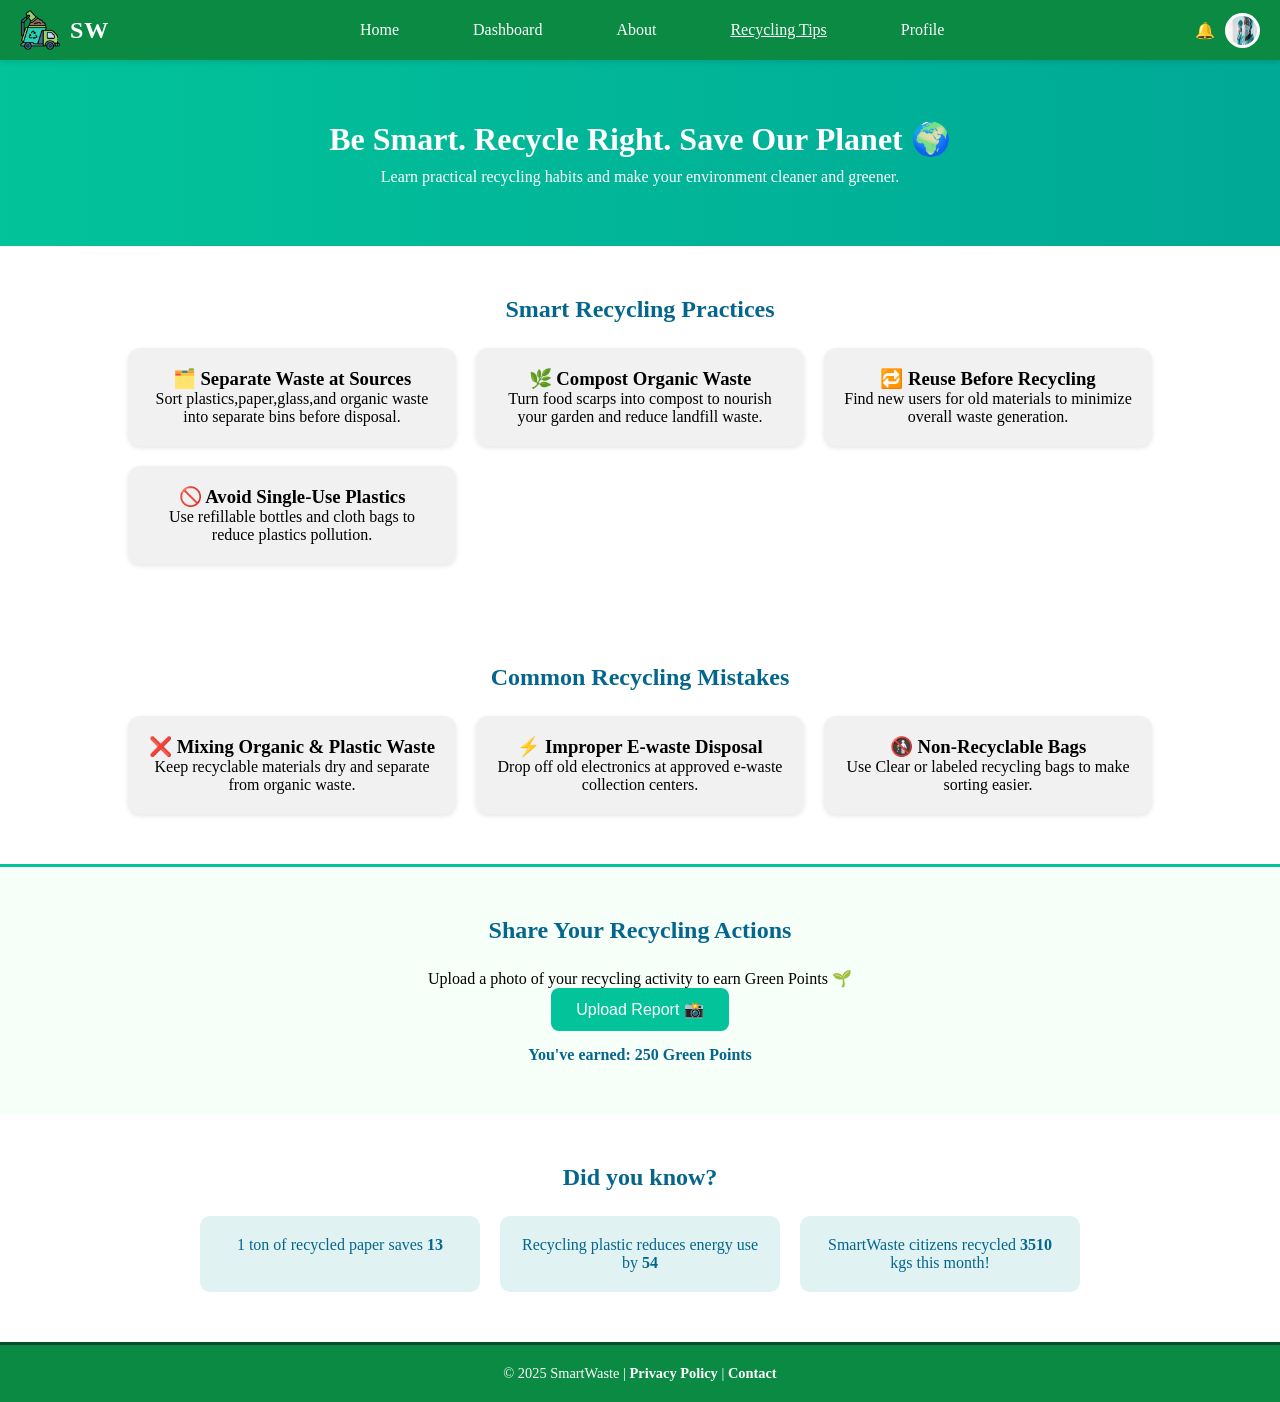
<file: recycling-tips.html>
<!DOCTYPE html>
<html lang="en">
<head>
    <meta charset="UTF-8">
    <meta name="viewport" content="width=device-width, initial-scale=1.0">
    <title>SmartWaste | recycling tips</title>
    <link rel="stylesheet" href="recycling-tips.css">
</head>
<body>
    <script src="recycling-tips.js"></script>

    <!--navigation bar-->
    <header class="topbar">
        <div class="logo">
            <img src="images/recycle-truck.png" alt="SmartWaste Logo">
            <span>SW</span>
        </div>
        
        
        <nav class="nav-links">
            <a href="index.html">Home</a>
            <a href="dashboard.html">Dashboard</a>
            <a href="about.html">About</a>
            <a href="recycling-tips.html" class="active">Recycling Tips</a>
            <a href="profile.html">Profile</a>
        </nav>
        <div class="user-section">
            <span class="notification">🔔</span>
            <img src="images/user.png" alt="User" class="user-icon">
            <button class="menu-toggle" onclick="toggleMenu()">☰</button>
        </div>
        
    </header>

    <!--hero section-->
    <section class="hero">
        <h1>Be Smart. Recycle Right. Save Our Planet 🌍</h1>
        <p>Learn practical recycling habits and make your environment cleaner and greener.</p>
    </section>

    <!--smart recycling practices-->
    <section class="tips">
        <h2>Smart Recycling Practices</h2>
        <div class="cards">
            <div class="card">
                <h3>🗂️ Separate Waste at Sources</h3>
                <p>Sort plastics,paper,glass,and organic waste into separate bins before disposal.</p>
            </div>
            <div class="card">
                <h3>🌿 Compost Organic Waste</h3>
                <p>Turn food scarps into compost to nourish your garden and reduce landfill waste.</p>
            </div>
            <div class="card">
                <h3>🔁 Reuse Before Recycling</h3>
                <p>Find new users for old materials to minimize overall waste generation.</p>
            </div>
            <div class="card">
                <h3>🚫 Avoid Single-Use Plastics</h3>
                <p>Use refillable bottles and cloth bags to reduce plastics pollution.</p>
            </div>
        </div>
    </section>

    <section class="mistakes">
        <h2>Common Recycling Mistakes</h2>
        <div class="cards">
            <div class="card">
                <h3>❌ Mixing Organic & Plastic Waste</h3>
                <p>Keep recyclable materials dry and separate from organic waste.</p>
            </div>
            <div class="card">
                <h3>⚡ Improper E-waste Disposal</h3>
                <p>Drop off old electronics at approved e-waste collection centers.</p>
            </div>
            <div class="card">
                <h3>🚯 Non-Recyclable Bags</h3>
                <p>Use Clear or labeled recycling bags to make sorting easier.</p>
            </div>
        </div>
    </section>
    
    <section class="upload">
        <h2>Share Your Recycling Actions</h2>
        <p>Upload a photo of your recycling activity to earn Green Points 🌱</p>
        <button class="btn-primary">Upload Report 📸</button>
        <div class="points">You've earned: <strong>250 Green Points</strong></div>
    </section>

    <section class="facts">
        <h2>Did you know?</h2>
        <div class="facts-grid">
            <div class="fact">1 ton of recycled paper saves <strong>17 trees</strong></div>
            <div  class="fact">Recycling plastic reduces energy use by <strong>70%</strong></div>
            <div class="fact">SmartWaste citizens recycled <strong> 4,500 </strong> kgs this month!</div>
        </div>
    </section>

    <footer>
        <p> © 2025 SmartWaste | <a href="#">Privacy Policy</a> | <a href="#">Contact</a></p>
    </footer>
</body>
</html>
</file>
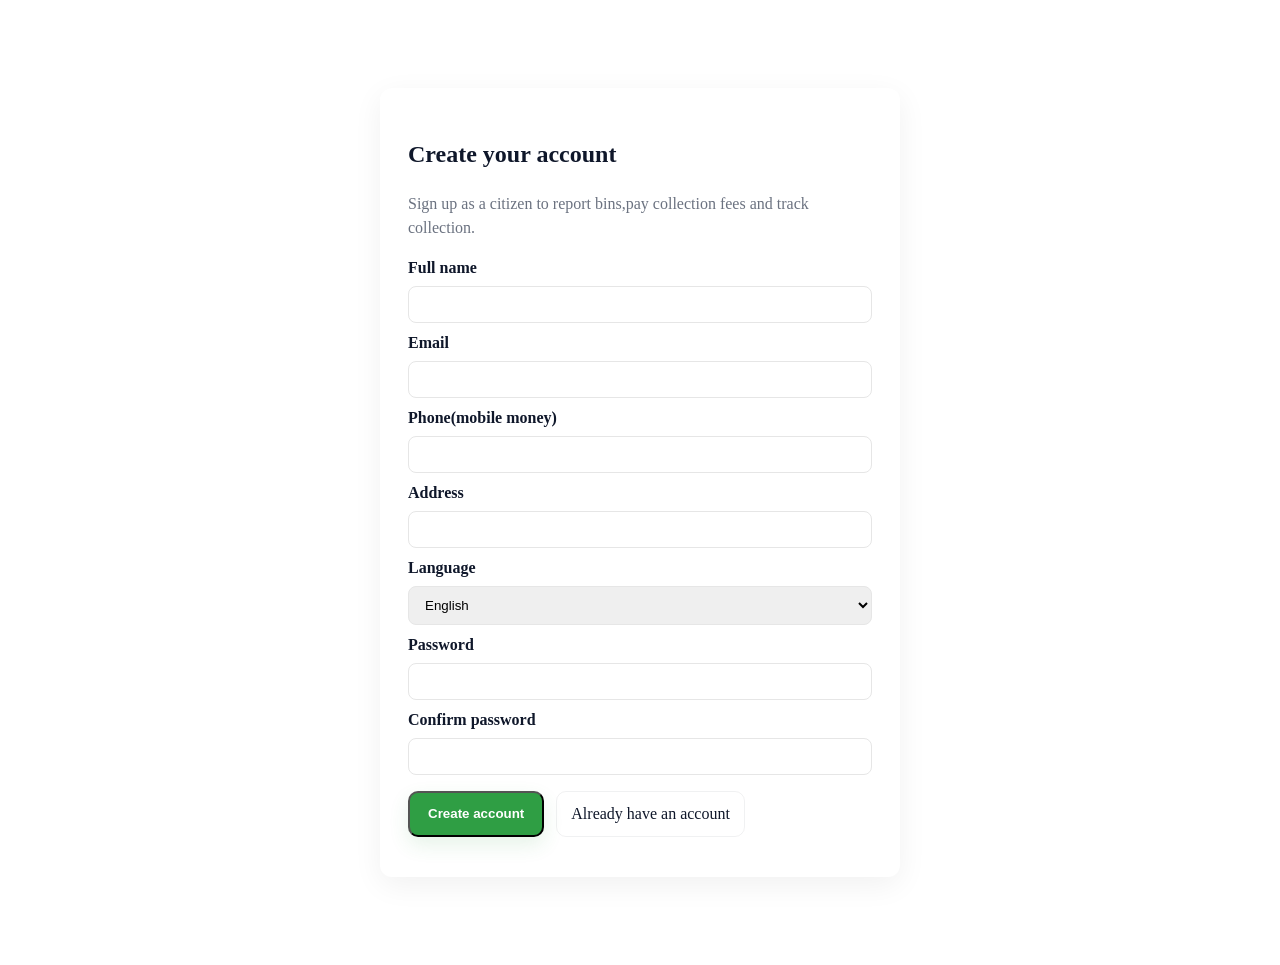
<file: signup.html>
<!DOCTYPE html>
<html lang="en">
<head>
    <meta charset="UTF-8">
    <meta name="viewport" content="width=device-width, initial-scale=1.0">
    <title>Sign Up - Smart waste</title>
    <link rel="stylesheet" href="style.css">
    <style>
        /*small form-specific styles*/
        .auth-card{max-width: 520px;margin: 48px auto;background: #fff;padding:28px;border-radius: 12px;box-shadow: 0 8px 30px rgba(0,0,0,0.06);}
        label{display: block;font-weight: 600;margin: 8px 0 6px;}
        input,select{width: 100%;padding: 10px 12px;border-radius: 8px;border:1px solid #e6e6e6;}
        .actions{display: flex;gap: 12px;margin-top:16px;}
        .note{color: #6b7280;margin-top: 8px;}
    </style>
</head>
<body>
    <div class="container">
        <div class="auth-card">
            <h2>Create your account</h2>
            <p class="note">Sign up as a citizen to report bins,pay collection fees and track collection.</p>

            <form id="signupForm" action="register.php" method="post" autocomplete="off" novalidate>

                <label for="name">Full name</label>
                <input id="name" name ="name" type="text" required minlength="2">

                <label for="email">Email</label>
                <input id="email" name="email" type="text" required>

                <label for="phone">Phone(mobile money)</label>
                <input id="phone" name="phone" type="tel">

                <label for="address">Address</label>
                <input id="address" name="address" type="text">

                <label for="language">Language</label>
                <select name="language" id="language">
                    <option value="en" selected>English</option>
                    <option value="lg">Luganda</option>
                    <option value="sw">Swahili</option>
                </select>

                <label for="password">Password</label>
                <input id="password" name="password" type="password" required minlength="8">

                <label for="password_confirm">Confirm password</label>
                <input id="password_confirm" name="password_confirm" type="password" required minlength="8">

                <div class="actions">
                    <button type="submit" class="btn-primary">Create account</button>
                    <a href="login.html" class="btn-secondary" style="align-self: center;padding: 10px 14px;">Already have an account</a>

                </div>
            </form>

            <div id="msg" style="margin-top: 12px;color: #c53030;"></div>
        </div>
    </div>

    <script>
        //client-side validation for better ux
        document.getElementById('signupForm').addEventListener('submit',function(e){
           const pw = document.getElementById('password').value;
           const pw2 = document.getElementById('password_confirm').value;
           if(pw!==pw2){
            e.preventDefault();
            document.getElementById('msg').textContent = 'Passwords do not match.';
            return false;
           } 
           if(pw.lenth<8){
            e.preventDefault();
            document.getElementById('msg').textContent = 'Password must be at least 8 characters.';
            return false;
           }
           //allow form to submit to the server
        });
    </script>
</body>
</html>
</file>
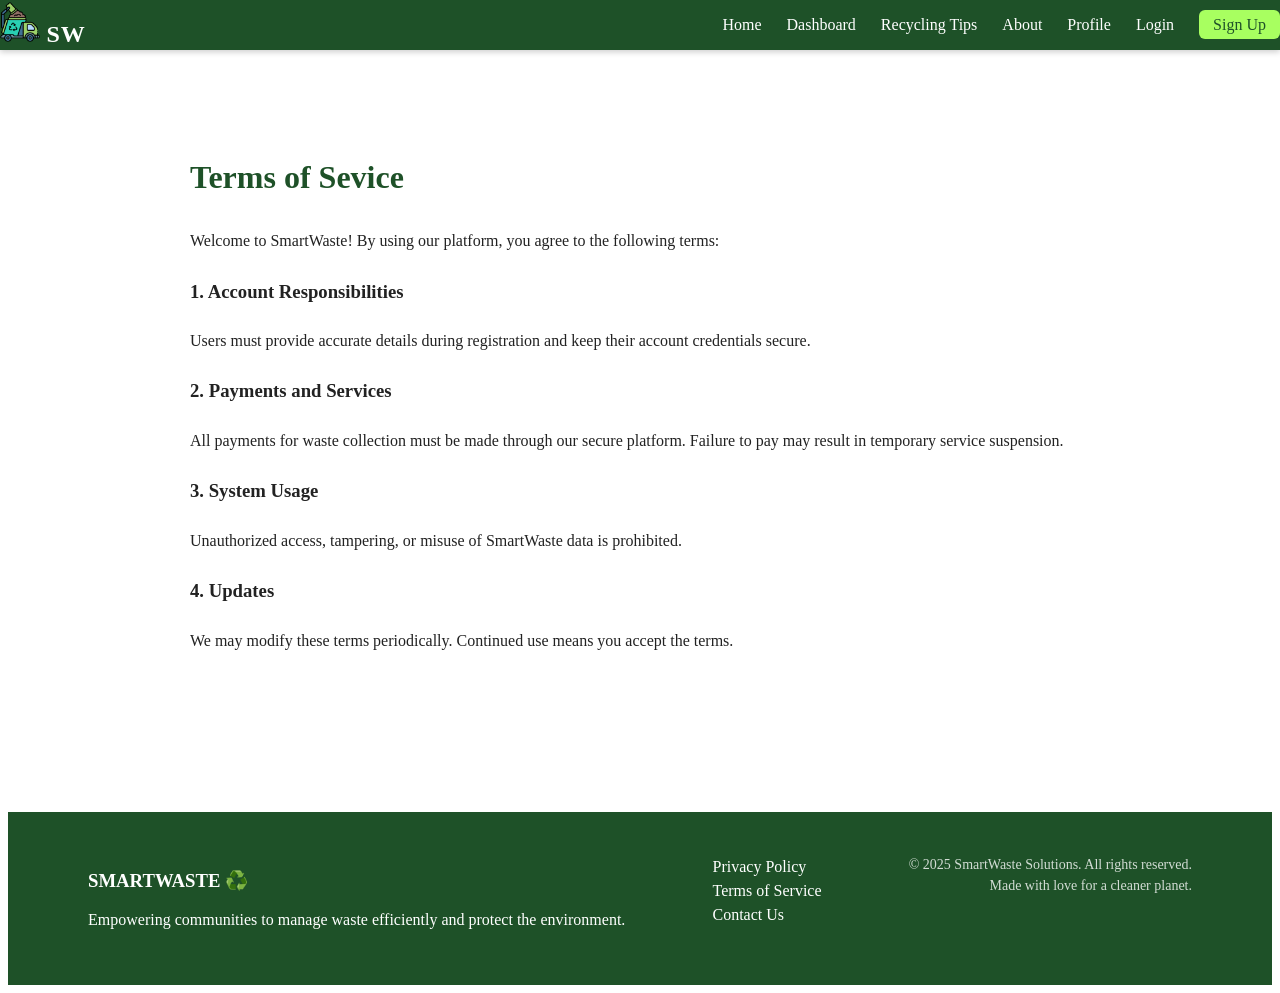
<file: terms.html>
<!DOCTYPE html>
<html lang="en">
<head>
    <meta charset="UTF-8">
    <meta name="viewport" content="width=device-width, initial-scale=1.0">
    <title>Terms of Service</title>
    <link rel="stylesheet" href="navigation.css">
    <link rel="stylesheet" href="footer.css">
    <style>
        .content{
            padding: 120px 60px 60px;
            color: #222;
            max-width: 900px;
            margin: auto;
            line-height: 1.8;
        }
        h1{
            color: #1e5128;
            margin-bottom: 20px;
        }
    </style>
</head>
<body>
    <div id="navbar"></div>
    <div class="content">
        <h1>Terms of Sevice</h1>
        <p>Welcome to SmartWaste! By using our platform, you agree to the following terms:</p>
        <h3>1. Account Responsibilities</h3>
        <p>Users must provide accurate details during registration and keep their account credentials secure.</p>
        <h3>2. Payments and Services</h3>
        <p>All payments for waste collection must be made through our secure platform. Failure to pay may result in temporary service suspension.</p>
        <h3>3. System Usage</h3>
        <p>Unauthorized access, tampering, or misuse of SmartWaste data is prohibited.</p>
        <h3>4. Updates</h3>
        <p>We may modify these terms periodically. Continued use means you accept the terms.</p>

    </div>
    <div id="footer"></div>
    <script src="navigation.js"></script>
    <script src="footer.js"></script>
    
</body>
</html>
</file>
<file: style.css>
/* smart waste management-home page styles*/
/*variables*/

:root{
    --green: #2f9e44;
    --green-dark:#237b3b;
    --accent:#10b981;
    --bg:#f6faf6;
    --card:#ffffff;
    --muted:#6b7280;
    --text:#0f172a;
    --shadow:0 6px 18px rgba(15,23,42,0.06);
    --max-width:1200px;
    --radius:12px;
    --transition:240ms cubic-bezier(.2,.9,.3,1);

}

/*base*/
*{box-sizing: border-box}
html,body{height:100%}
body{
    margin: 0;
    color: var(--text);
    line-height: 1.5;
    -webkit-font-smoothing:anatialiased;
    -moz-osx-font-smoothing:grayscale;
}

/*layout container*/
.container{
    width: calc(100%-32px);
    max-width: var(--max-width);
    margin: 0 auto;
    padding:40px 16px;
}

/*navbar*/
.navbar{
    display: flex;
    align-items: center;
    justify-content: space-between;
    padding: 18px 16px;
    background: var(--green);
    color: white;
    position: relative;
}
.navbar .logo{
    font-weight: 700;
    color: var(--green-dark);
    display: flex;
    align-items: center;
    gap: 8px;
    font-size: 1.15rem;
}
.logo::before{
    /*content: "♻️";*/
    font-size:1.25rem;
}
.menu-toggle {
    display: none;
    font-size: 1.5rem;
    background: none;
    border: none;
    color: white;
    cursor: pointer;
}
.nav-links  {
    display: flex;
    align-items: center;
}
.nav-links ul{
    display: flex;
    gap:16px;
    list-style: none;
    margin: 0;
    padding: 0;
}
.nav-links a {
    text-decoration: none;
    color: white;
    font-weight: 500;
    padding: 8px 10px;
    border-radius: 8px;
    transition: var(--transition);
}
.nav-links a:hover{
    background: rgb(255,255 ,255,0.2);
}

/*nav menu*/
/*nav ul{
    margin: 0;
    padding: 0;
    display: flex;
    gap: 18px;
    align-items: center;
    list-style: none;
}

nav a{
    text-decoration: none;
    color: var(--text);
    font-weight: 500;
    padding: 8px 10px;
    border-radius: 8px;
    transition: var(--transition);
}
nav a:hover{background: rgba(36,124,54,0.06);color: var(--green-dark);}*/
.signup-btn{
    background: var(--green);
    color: white;
    padding: 8px 14px;
    border-radius: 10px;
    box-shadow: 0 6px 18px rgba(47,158,68,0.14);
}
.signup-btn:hover{transform: translateY(-2px);}

/*hero*/
.hero{
    background: linear-gradient(90deg,rgba(47,158,68,0.06)0%,rgba(16,185,129,0.02)100%);
    border-radius: var(--radius);
    padding: 48px 24px;
    display: flex;
    grid-template-columns: 1fr 420px;
    gap: 28px;
    align-items: center;
    margin: 18px auto 36px;
    box-shadow: var(--shadow);
}
.hero-text{
    flex: 1;
    min-width: 300px;
}
.hero-text h1{
    margin: 0 0 12px 0;
    font-size: 2.4rem;
    line-height: 1.05;
    color: var(--text);
}
.hero-textn p{margin: 0 0 18px 0;color: var(--muted);font-size:1.05rem ;}
.buttons{ display: flex;gap: 12px;align-items: center;}
.btn-primary{
    background: var(--green);
    color: white;
    padding: 12px 18px;
    border-radius: 10px;
    text-decoration: none;
    font-weight: 600;
    box-shadow: 0 8px 20px rgba(47,158,68,0.12);
    transition: var(--transition);
}
.btn-primary:hover{transform: translateY(-3px);}
.btn-secondary{
    background: transparent;
    border: 1px solid rgba(15,23,42,0.06);
    padding: 10px 16px;
    border-radius: 10px;
    text-decoration: none;
    color: var(--text);
}

/*hero illustration*/
.hero-illustration {
    width: 100%;
    height: 260px;
    background: linenar-gradient(180deg,#ffffff 0%, #f3f7f3 100%);
    border-radius: 10px;
    display: flex;
    align-items: center;
    justify-content: center;
    color: var(--muted);
    font-weight: 600;
    font-size: 1rem;
    box-shadow: insert 0 -6px 24px rgba(0,0,0,0.02);
}

.logo {
    display: flex;
    align-items: center;
    gap: 10px;
}
.logo img{
    height: 40px;
    width: auto;
}
.logo span {
    font-size: 1.5rem;
    font-weight: bold;
    text-transform: capitalize;
    color: white;
    letter-spacing: 1px;
}

/*info / cards*/
.info{
    margin: 18px auto 28px;
}
.info h2{text-align: center;font-size: 1.6rem;margin-bottom: 20px;}
.cards{
    display: grid;
    grid-template-columns: repeat(3,1fr);
    gap: 18px;
}
.card{
    background: var(--card);
    padding: 18px;
    border-radius: 12px;
    box-shadow: var(--shadow);
    text-align: center;
    transition: transform 0.2s;
}
.card  img{width: 56px;height: 56px;opacity: 0.95;margin-bottom: 12px;}
.card h3{margin: 8px 0;font-size: 1.05rem;}
.card p{color: var(--muted);font-size: 0.95rem;margin: 0;}
.card:hover{
     transform: translateY(-5px);
}
/*stats*/
.stats{
    padding: 32px 0;
}
.stats h2{text-align: center;margin-bottom: 18px;}
.stats-grid{
    display: grid;
    grid-template-columns: repeat(3,1fr);
    gap: 20px;
    max-width: 950px;
    margin: 0 auto;
}
.stat{
    background: linear-gradient(180deg,#ffffff,#fafdfb);
    padding: 20px;
    border-radius: 12px;
    text-align: center;
    box-shadow: var(--shadow);
    transition: transform 0.2s;
}
.stat:hover{
   transform: translateY(-5px);
}
.stat span{font-size: 2.1rem;font-weight: 700;display:block ;color: var(--green-dark);}
.stat p{margin: 8px 0 0 0;color: var(--muted);}

/*footer*/
footer{
    margin-top: 36px;
    padding: 36px 16px;
    border-top: 1px solid rgba(15,23,42,0.04);
    text-align: center;
}
.footer-columns{
    display: flex;
    gap: 32px;
    max-width: var(--max-width);
    margin: 0 auto 16px;
    padding: 0 16px;
    justify-content: space-between;
}
.footer-columns h4{margin: 0 0 8px 0;color: var(--text);}
.footer-columns p{margin: 6px 0;color: var(--muted);font-size: 0.95;}
.footer-bottom{text-align: center;color: var(--muted);margin-top: 12px;font-size: 0.9rem;}

/*small helper elements*/
.reveal{
    opacity: 0;
    transform: translateY(14px);
    transition: var(--transition);
}
.reveal.in.view{opacity: 1;transform: none;}

/*responsive*/
@media (max-width:1100px){
    .hero{grid-template-columns: 1fr 320px;}
    .cards{grid-template-columns: repeat(2,1fr);}
    .stats-grid{grid-template-columns: repeat(2,1fr);}
}
@media(max-width:720px){
    .container{padding: 20px 12px;}
    .navbar{padding: 12px;}
    .nav ul{gap: 10px;}
    .hero{grid-template-columns: 1fr;padding: 280px;}
    .hero-illustration{height: 200px;}
    .cards{grid-template-columns: 1fr;}
    .stats-grid{grid-template-columns: 1fr;}
    .footer-columns{flex-direction: column;gap: 18px;align-items: flex-start;}
}

/*accessibility tweaks*/
a:focus{
    outline: 3px solid rgba(16,185,129,0.18);
    outline-offset: 4px;
    border-radius: 6px;
}
.btn-outline{
    border: 2px solid #0a8a43;
    color: #0a8a43;
}
.hero-image img{
    width: 300px;
    height: auto;
}
.recycle{
    text-align: center;
    padding: 60px 10%;
}
.recycle-cards{
  display: grid;
    grid-template-columns: repeat(3,1fr);
    gap: 18px;
}
.card{
    background: var(--card);
    padding: 18px;
    border-radius: 12px;
    box-shadow: var(--shadow);
    text-align: center;
}
/*for small mobile phones*/
@media (max-width: 600px) {
    .cards{
        padding: 15px;
    }
    .stats{
        padding: 15px;
    }
    .hero{
        flex-direction: column;
        text-align: left;
        padding: 15px;
    }
    .hero-image {
        margin-top: 20px;
    }
    .menu-toggle{
        display: inline-block;
    }
    .nav-links{
        display: none;
        flex-direction: column;
        position: absolute;
        top: 100%;
        left: 0;
        width: 100%;
        background: var(--green);
        padding: 12px 0;
        box-shadow: var(--shadow);
        z-index: 100;
    }
    .nav-links.active{
        display: flex;
    }
    .nav-links ul {
        flex-direction: column;
        gap: 12px;
        text-align: center;
        margin: 0;
        padding: 0;
        list-style: none;
    }
    .nav-links a {
        padding: 10px 0;
        text-decoration: none;
        color: white;
        font-weight: 500;
        border-radius: 8px;
        transition: var(--transition);
    }
    .nav-links a:hover{
        background: rgb(255,255 ,255,0.2);
    }
    footer{
            text-align: center;
            padding: 20px;
            margin-top: 40px;
            color: #888;
    }
    .footer-columns{
        text-align: center;
        align-items: center;
        padding: 10px;
        gap: 20px;
        display: flex;
        flex-direction: column;
    }
    .footer-columns div{
        width: 100%;
    }
}
</file>
<file: about.css>
/*--about page--*/
.about-hero{
    display: flex;
    align-items: center;
    justify-content: space-between;
    padding: 60px 10%;
    background: #e6f4ea;
    flex-wrap: wrap;
}

.about-text{
    flex: 1;
    min-width: 300px;
}
.about-text h1{
    color: #0a3d20;
    font-size: 2.5rem;
    margin-bottom: 15px;
}
.about-text p{
    color: #2d5a3f;
    font-size: 1.1rem;
}
.about-image img{
    width: 300px;
    height: auto;
}
.mission{
    text-align: center;
    padding: 60px 10%;
    background: #f0fdf4;
}
.mission p{
    max-width: 800px;
    margin: 15px auto;
    color: #333;
}
.values{
    padding: 60px 10%;
    text-align: center;
}
.values-grid{
    display: flex;
    justify-content: center;
    gap: 30px;
    flex-wrap: wrap;
    margin-top: 30px;
}
.value-card{
    background: white;
    border-radius: 10px;
    box-shadow: 0 4px 10px rgba(0,0,0,0.1);
    width: 250px;
    padding: 20px;
    text-align: center;
}
.value-card img{
    width: 60px;
    margin-bottom: 15px;
}
.team{
    background:#e6f43a;
    text-align: center;
    padding: 60px 10%;
}
.team-grid{
    display: flex;
    justify-content: center;
    gap: 30px;
    flex-wrap: wrap;
    margin-top: 30px;
}
.team-member img{
    width: 120px;
    height: 120px;
    border-radius: 50%;
    object-fit: cover;
    margin-bottom: 10px;
}
.contact-cta{
    background: #0a8a43;
    color: white;
    text-align: center;
    padding: 60px 10%;
}
.contact-cta .btn-primary{
    background: white;
    color: #0a8a43;
    font-weight: bold;
    margin-top: 15px;
    display: 10px 20px;
    border-radius: 25px;
}
footer{
    background: #064e2a;
    color: white;
    text-align: center;
    padding: 20px;
    font-size: 0.9rem;
}

/*topbar styles*/
.topbar{
    display: flex;
    justify-content: space-between;
    align-items: center;
    padding: 10px 20px;
    background-color: var(--green);
    color:green;
    position: sticky;
    top: 0;
    z-index: 1000;
    box-shadow: 0 2px 5px rgba(0,0,0,0.1);
}
.topbar .logo{
    display: flex;
    align-items: center;
    gap: 10px;
}
.topbar .logo img{
    height: 40px;
    width: auto;
}
.topbar .logo span {
    font-size: 1.5rem;
    font-weight: bold;
    text-transform: capitalize;
    color:green;
}
.nav-links{
    display: flex;
    gap: 20px;
    align-items: center;
}
.nav-links a{
    text-decoration: none;
    color:green;
    font-size: 1rem;
    font-weight: 500;
    padding: 8px 12px;
    border-radius: 5px;
    transition: background-color 0.3s ease;
}
.nav-links a:hover{
    background-color: white;
}
.nav-links .btn-primary{
    background-color: white;
    color: var(--green);
    font-weight: bold;
    padding: 8px 16px;
    border-radius: 5px;
    transition: transform 0.3s ease,background-color 0.3s ease;
}
.nav-links .btn-primary:hover{
    background-color: var(--green-dark);
    color: white;
    transform: translateY(-2px);
}
.menu-toggle{
    display: none;
    font-size: 1.5rem;
    background: none;
    border: none;
    color: black;
    cursor: pointer;
    z-index: 1000;
    margin-left: auto;
    align-self: center;
}
@media (max-width:600px){
    .nav-links{
        display: none;
        flex-direction: column;
        position: absolute;
        top: 100%;
        right: 0;
        background: rgba(0,0,0,0.5);
        width: 100%;
        padding: 10px  0;
        box-shadow: 0 4px 6px rgba(0,0,0,0.1);
        z-index: 999;
        border-radius: 0 0 10px 10px;
        transition: all 0.3s ease-in-out;
    }
    .nav-links.active{
        display: flex;
        opacity: 1;
    }
    .nav-links a{
        text-align: right;
        padding: 10px 20px;
        width: 80%;
        color: white;
        font-weight: 500;
        text-decoration: none;
        transition: background-color 0.3s ease,transform 0.3s ease;
    }
    .nav-links a:hover{
        background-color: rgba(255,255,255,0.2);
        transform: translateY(-2px);
    }
     
.about-hero{
    flex-direction: column;
    text-align: center;
    padding: 8px;
}
.about-hero .about-hero img{
    max-width: 80%;
    margin-top:  10px;
    height: 40px;
    border-radius: 10px;
}
.about-hero .about-text h1{
    font-size: 1.5rem;
}
.about-hero .about-text p{
    font-size: 1rem;
    padding: 0 20px;
    line-height: 1.5;
    max-width: 90%;
    margin: 0 auto;
}
.mission{
    padding: 15px;
}
.team{
    padding: 15px;
}
.contact-cta{
    padding: 15px;
}
.menu-toggle{
    display: block;
}
}
</file>
<file: navigation.css>
.navbar{
    background-color: #1e5128;
    color: white;
    display: flex;
    justify-content: space-between;
    align-items: center;
    box-shadow: 0 2px 6px rgb(0,0,0,0.2);
    position: fixed;
    top: 0;
    left: 0;
    right: 0;
    z-index: 1000;
}
.navbar .logo{
    font-size: 22px;
    font-weight: bold;
    letter-spacing: 1px;
}
.navbar .logo img{
    height: 40px;
    width: auto;
}
.navbar .logo span {
    font-size: 1.5rem;
    font-weight: bold;
    text-transform: capitalize;
    color:white;
    letter-spacing: 1px;
}
.nav-links{
    list-style: none;
    display: flex;
    gap: 25px;
}
.nav-links a{
    color: white;
    text-decoration: none;
    font-weight: 500;
    transition: 0.3s;
}
.nav-links a:hover{
    color: #a8ff60;
}
.btn-signup{
    background: #a8ff60;
    color: #1e5128 !important;
    padding: 6px 14px;
    border-radius: 6px;
    font-weight: bold;
}
.btn-signup:hover{
    background: #caff90;
}
.menu-toggle{
    display: none;
    font-size: 1.5rem;
    background: none;
    border: none;
    color: white;
    cursor: pointer;
    z-index: 1000;
    margin-left: 10px;
}
@media (max-width:600px){
    .menu-toggle{
        display: block;
        margin-left: auto;
    }
    .nav-links{
        display: none;
        flex-direction: column;
        position: absolute;
        top: 100%;
        right: 0;
        background:rgba(0,0,0,0.3);
        width: 100%;
        padding: 10px 0;
        box-shadow: 0 4px 6px rgba(0,0,0,0.1);
        border-radius: 0 0 10px 10px;
        transition: all 0.3s ease-in-out;
        z-index: 999;
    }
    .nav-links.active{
        display: flex;
        opacity: 1;
    }
    .nav-links a{
        text-align: right;
        padding: 10px 20px;
        width: 80%;
        color: white;
        font-weight: 500;
        text-decoration: none;
        transition: background-color 0.3s ease,transform 0.3s ease;
    }
    .nav-links a:hover{
        background-color: rgba(255,255,255,0.2);
        transform: translateY(-2px);
    }
}
</file>
<file: footer.css>
.site-footer{
    background-color: #1e5128;
    color: white;
    padding: 40px 80px;
    margin-top: 80px;
}
.footer-container{
    display: flex;
    justify-content: space-between;
    align-items: flex-start;
    flex-wrap: wrap;
    gap: 40px;
}
.footer-links a{
    display: block;
    color: #fff;
    text-decoration: none;
    margin: 6px 0;
    transition: 0.3s;
}
.footer-links a:hover{
    color: #a8ff60;
}
.footer-right p{
    font-size: 14px;
    margin: 5px 0;
    opacity: 0.8;
    text-align: right;
}
</file>
<file: profile.css>
body{
    background: #f4f9f4;
    margin: 0;
    color: #333;
    padding: 0;
    box-sizing: border-box;
}
.top-bar{
    display: flex;
    justify-content: space-between;
    align-items: center;
    background-color: #0a8a43;
    color: white;
    position: sticky;
    top: 0;
    z-index: 1000;
    box-shadow: 0 2px 5px rgba(0,0,0,0.1);
    padding: 10px 20px;
}
.top-bar .logo{
    display: flex;
    align-items: center;
    gap: 10px;
}
.top-bar .logo img{
    height: 40px;
    width: auto;
}
.top-bar .logo span {
    font-size: 1.5rem;
    font-weight: bold;
    text-transform: capitalize;
    color:white;
    letter-spacing: 1px;
}
/*.top-bar nav{
    display: flex;
    gap: 15px;
}
.top-bar nav a{
    color: white;
    text-decoration: none;
    margin: 0 15px;
    font-size: 1rem;
    font-weight: 500;
}
.top-bar nav a:hover{
    text-decoration: underline;
}*/
.profile-icons{
    display: flex;
    align-items: center;
    gap: 10px;
}
.avatar{
    width: 35px;
    height: 35px;
    border-radius: 50%;
    margin-left: 15px;
}
.profile-icons.notifications:hover,
.avatar:hover{
    opacity: 0.8;
    transform: scale(1.1);
    transition: all 0.3s ease;
}
.profile-container{
    display: flex;
    justify-content: space-around;
    margin: 40px;
    gap: 30px;
    padding:  40px 20px;
    align-items: center;
    text-align: center;
    
}
.profile-card{
    background: white;
    padding: 25px;
    border-radius: 10px;
    width: 100%;
    max-width: 400px;
    text-align: center;
    box-shadow: 0 4px 10px rgba(0,0,0,0.1);
    margin: 0 auto;
}
.profile-pic{
    width: 100px;
    height: 100px;
    border-radius: 50%;
    margin-bottom: 15px;
}
.profile-card h2{
    font-size: 1.5rem;
    margin-bottom: 5px;
}
.profile-card p{
    font-size: 1rem;
    color: #555;
}
.info-sections{
    width: 100%;
    max-width: 400px;
    display: flex;
    flex-direction: column;
    gap: 20px;
    margin: 0 auto;
}
.card{
    background: white;
    padding: 20px;
    border-radius: 10px;
    box-shadow: 0 3px 8px rgb(0,0,0,0.1);
    text-align: center;
}
button{
    background: #006c3a;
    color: white;
    border: none;
    padding: 10px 15px;
    border-radius: 5px;
    cursor: pointer;
}
button:hover{
    background: #004f29;
}
.menu-toggle{
    display: none;
    font-size: 1.5rem;
    background: none;
    border: none;
    color: white;
    cursor: pointer;
    z-index: 1000;
    margin-left: auto;
    align-self: center;
}
.nav-links {
    display: flex;
    gap: 15px;
    align-items: center;
}
.nav-links a{
    text-decoration: none;
    color:white;
    font-size: 1rem;
    font-weight: 500;
    padding: 8px 12px;
    border-radius: 5px;
    transition: background-color 0.3s ease;
}
.nav-links a:hover{
    text-decoration: underline;
}
.nav-links.active{
    display: flex;
}
footer{
    background-color: #0a8a43;
    color: white;
    text-align: center;
    padding: 20px 10px;
    font-size: 0.9rem;
    border-top: 3px solid #064e2a;
}
footer a{
    color: #fff;
    text-decoration: none;
    font-weight: bold;
    transition: color 0.3s ease;
}
footer a:hover{
    color: #ffffff;
}
@media (max-width:600px){
    .menu-toggle{
        display: block;
        margin-left: 1px;
    }
    .nav-links {
        display: none;
        flex-direction: column;
        position: absolute;
        top: 100%;
        right: 0;
        background: rgba(0,0,0,0.5);
        width: 100%;
        padding: 10px  0;
        box-shadow: 0 4px 6px rgba(0,0,0,0.1);
        z-index: 1000;
        border-radius: 0 0 10px 10px;
        transition: all 0.3s ease-in-out;
    }
    .nav-links.active{
        display: flex;
        opacity: 1;
    }
    .nav-links a{
        text-align: right;
        padding: 10px 20px;
        width: 80%;
        color: white;
        font-weight: 500;
        text-decoration: none;
        transition: background-color 0.3s ease,transform 0.3s ease;
    }
    .nav-links a:hover{
        background-color: rgba(255,255,255,0.2);
        transform: translateY(-2px);
    }
    .top-bar{
        flex-wrap: wrap;
        gap: 10px;
        text-align: center;
        padding: 10px 15px;
    }
    .top-bar nav{
        flex-wrap: wrap;
        justify-content: center;
        gap: 10px;
    }
    .profile-container{
        padding: 10px;
        gap: 15px;
        z-index: 1;
        flex-direction: column;
    }
    .profile-card{
        padding: 15px;
    }
    .profile-icons{
        display: flex;
        align-items: center;
        gap: 10px;
        margin-left: auto;
    }
    .avatar{
        width: 30px;
        height: 30px;
    }
    .notifications{
        font-size: 1.2rem;
    }
    .info-sections{
        z-index: 1;
    }
    .info-sections .card{
        padding: 10px;
    }
    .top-bar{
        flex-wrap: nowrap;
        justify-content: space-between;
        align-items: center;
    }
    .topbar .logo{
        flex: 1;
        text-align: left;
    }
}
</file>
<file: recycling-tips.css>
*{
    margin: 0;
    padding: 0;
    box-sizing: border-box;
    
}

.topbar{
    display: flex;
    justify-content: space-between;
    align-items: center;
    background-color: #0a8a43;
    color: white;
    position: sticky;
    top: 0;
    z-index: 1000;
    box-shadow: 0 2px 5px rgba(0,0,0,0.1);
    padding: 10px 20px;
}
.topbar .logo{
    display: flex;
    align-items: center;
    gap: 10px;
}
.topbar .logo img{
    height: 40px;
    width: auto;
}
.topbar .logo span {
    font-size: 1.5rem;
    font-weight: bold;
    text-transform: capitalize;
    color:white;
    letter-spacing: 1px;
}
.topbar nav a{
    margin: 0 15px;
    text-decoration: none;
    color: white;
    font-weight: 500;
}
.topbar nav a:hover,
.topbar nav a.active{
    text-decoration: underline;
}
.nav-links{
    display: flex;
    gap: 20px;
    align-items: center;
}
.nav-links a{
    text-decoration: none;
    color: white;
    font-size: 1rem;
    font-weight: 500;
    padding: 8px 12px;
    border-radius: 5px;
    transition: background-color 0.3s ease;
}
.nav-links a:hover{
    background-color: rgba(255,255,255,0.2);
}
.nav-links.active{
    display: flex;
}


.user-section{
    display: flex;
    align-items: center;
    gap: 10px;
}
.user-icon{
    width: 35px;
    height: 35px;
    border-radius: 50%;
    background-color: #fff;
    padding: 3px;
}

.hero{
    background: linear-gradient(to right,#02c39a,#00a896);
    color: white;
    text-align: center;
    padding: 60px 20px;
}
.hero h1{
    font-size: 2rem;
    margin-bottom: 10px;
}

section{
    padding: 50px 10%;
    text-align: center;
}
h2{
    color: #05668d;
    margin-bottom: 25px;
}

.cards{
    display: grid;
    grid-template-columns: repeat(auto-fit,minmax(250px,1fr));
    gap: 20px;
}
.card{
    background: #f1f1f1;
    padding: 20px;
    border-radius: 12px;
    box-shadow: 0 2px 5px rgba(0,0,0,0.1);
    transition: 0.3s;
}
.card:hover{
    transform: translateY(-5px);
    background: #e0f7f4;
}

.upload{
    background: #f7fff9;
    border-top: 3px solid #02c39a;
    padding: 50px 10%;
}
.btn-primary{
    background-color: #02c39a;
    color: white;
    padding: 12px 25px;
    border: none;
    border-radius: 8px;
    font-size: 1rem;
    cursor: pointer;
    transition: 0.3s;
}
.btn-primary:hover{
    background-color: #00a896;
}
.points{
    margin-top: 15px;
    color: #05668d;
    font-weight: 600;
}

.facts-grid{
   display: flex;
   justify-content: center;
   flex-wrap: wrap;
   gap: 20px;
}
.fact{
    background: #e0f2f1;
    padding: 20px;
    border-radius: 10px;
    width: 280px;
    color: #05668d;
    font-weight: 500;
}

footer{
    background-color: #0a8a43;
    color: white;
    text-align: center;
    padding: 20px 10px;
    font-size: 0.9rem;
    border-top: 3px solid #064e2a;
}
footer a{
    color: #fff;
    text-decoration: none;
    font-weight: bold;
    transition: color 0.3s ease;
}
footer a:hover{
    color: #ffffff;
}

.menu-toggle{
    display: none;
    font-size: 1.5rem;
    background: none;
    border: none;
    color: white;
    cursor: pointer;
    z-index: 1000;
    margin-left: 10px;
}

@media (max-width:600px){
    .menu-toggle{
        display: block;
        margin-left: auto;
    }
    .nav-links{
        display: none;
        flex-direction: column;
        position: absolute;
        top: 100%;
        right: 0;
        background:rgba(0,0,0,0.3);
        width: 100%;
        padding: 10px 0;
        box-shadow: 0 4px 6px rgba(0,0,0,0.1);
        border-radius: 0 0 10px 10px;
        transition: all 0.3s ease-in-out;
        z-index: 999;
    }
    .nav-links.active{
        display: flex;
        opacity: 1;
    }
    .nav-links a{
        text-align: right;
        padding: 10px 20px;
        width: 80%;
        color: white;
        font-weight: 500;
        text-decoration: none;
        transition: background-color 0.3s ease,transform 0.3s ease;
    }
    .nav-links a:hover{
        background-color: rgba(255,255,255,0.2);
        transform: translateY(-2px);
    }
    .topbar{
        flex-wrap: wrap;
    }
    .topbar .logo{
        margin-bottom: 10px;
        flex: 1;
        text-align: center;
    }
  
}
</file>
